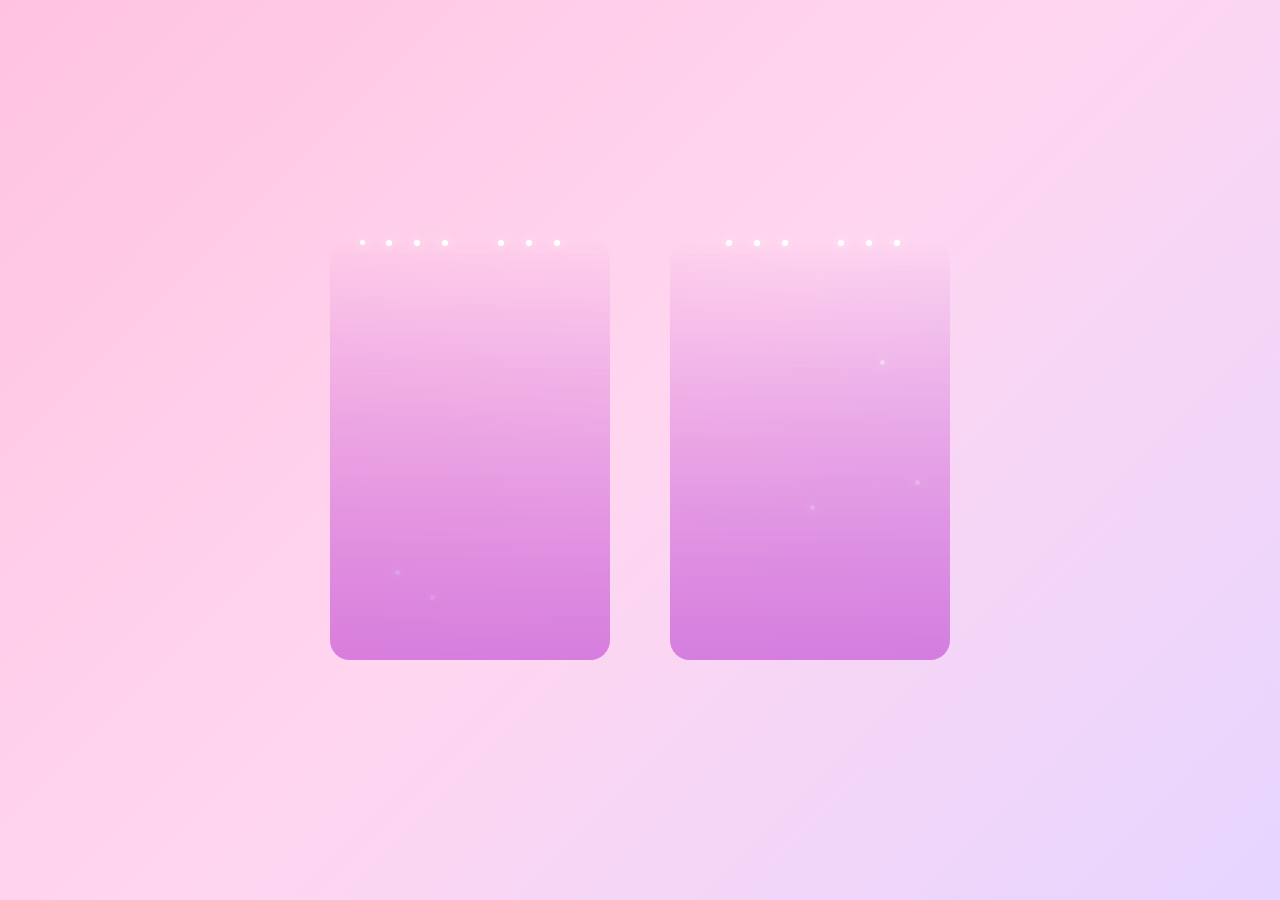
<file: index.html>
<!DOCTYPE html>
<html lang="en">
<head>
    <meta charset="UTF-8">
    <meta name="viewport" content="width=device-width, initial-scale=1.0">
    <link href="indexCss.css" rel="stylesheet">
    <title>Document</title>
</head>
<body>
  <div class="preloader" id="preloader">
        <div class="animation-container">
            <div class="sparkle"></div>
            <div class="sparkle"></div>
            <div class="sparkle"></div>
            <div class="sparkle"></div>
            <div class="sparkle"></div>
            <div class="sparkle"></div>
            
            <div class="image-wrapper left">
                <div class="trail trail-1"></div>
                <div class="trail trail-2"></div>
                <div class="trail trail-3"></div>
                <div class="particles">
                    <div class="particle"></div>
                    <div class="particle"></div>
                    <div class="particle"></div>
                    <div class="particle"></div>
                    <div class="particle"></div>
                    <div class="particle"></div>
                </div>
                <img src="pre/2.png" 
                     alt="Sailor Moon Left" 
                     class="slide-image left"
                     id="leftImage">
            </div>
            
            <div class="image-wrapper right">
                <div class="trail trail-1"></div>
                <div class="trail trail-2"></div>
                <div class="trail trail-3"></div>
                <div class="particles">
                    <div class="particle"></div>
                    <div class="particle"></div>
                    <div class="particle"></div>
                    <div class="particle"></div>
                    <div class="particle"></div>
                    <div class="particle"></div>
                </div>
                <img src="pre/moon.png" 
                     alt="Sailor Moon Right" 
                     class="slide-image right"
                     id="rightImage">
            </div>
            
            <button class="enter-button" id="enterButton">✨ Enter Website ✨</button>
        </div>
    </div>

    <div class="main-content" id="mainContent">
        <!-- Copy ALL your existing website content here -->
        <!-- Everything from your body tag should go inside this div -->
    </div>

    <script>
        // Handle button click - redirect to home page
        document.getElementById('enterButton').addEventListener('click', function() {
            const preloader = document.getElementById('preloader');
            
            // Add fade out effect
            preloader.style.opacity = '0';
            
            // Redirect to home page after animation
            setTimeout(() => {
                window.location.href = 'home.htm'; // Change this to your home page filename
            }, 500);
        });

        // Optional: Change images by clicking on them
        document.getElementById('leftImage').addEventListener('click', function() {
            const newSrc = prompt('Enter image URL for left image:');
            if (newSrc) {
                this.src = newSrc;
            }
        });

        document.getElementById('rightImage').addEventListener('click', function() {
            const newSrc = prompt('Enter image URL for right image:');
            if (newSrc) {
                this.src = newSrc;
            }
        });
    </script>
</body>
</html>
</file>
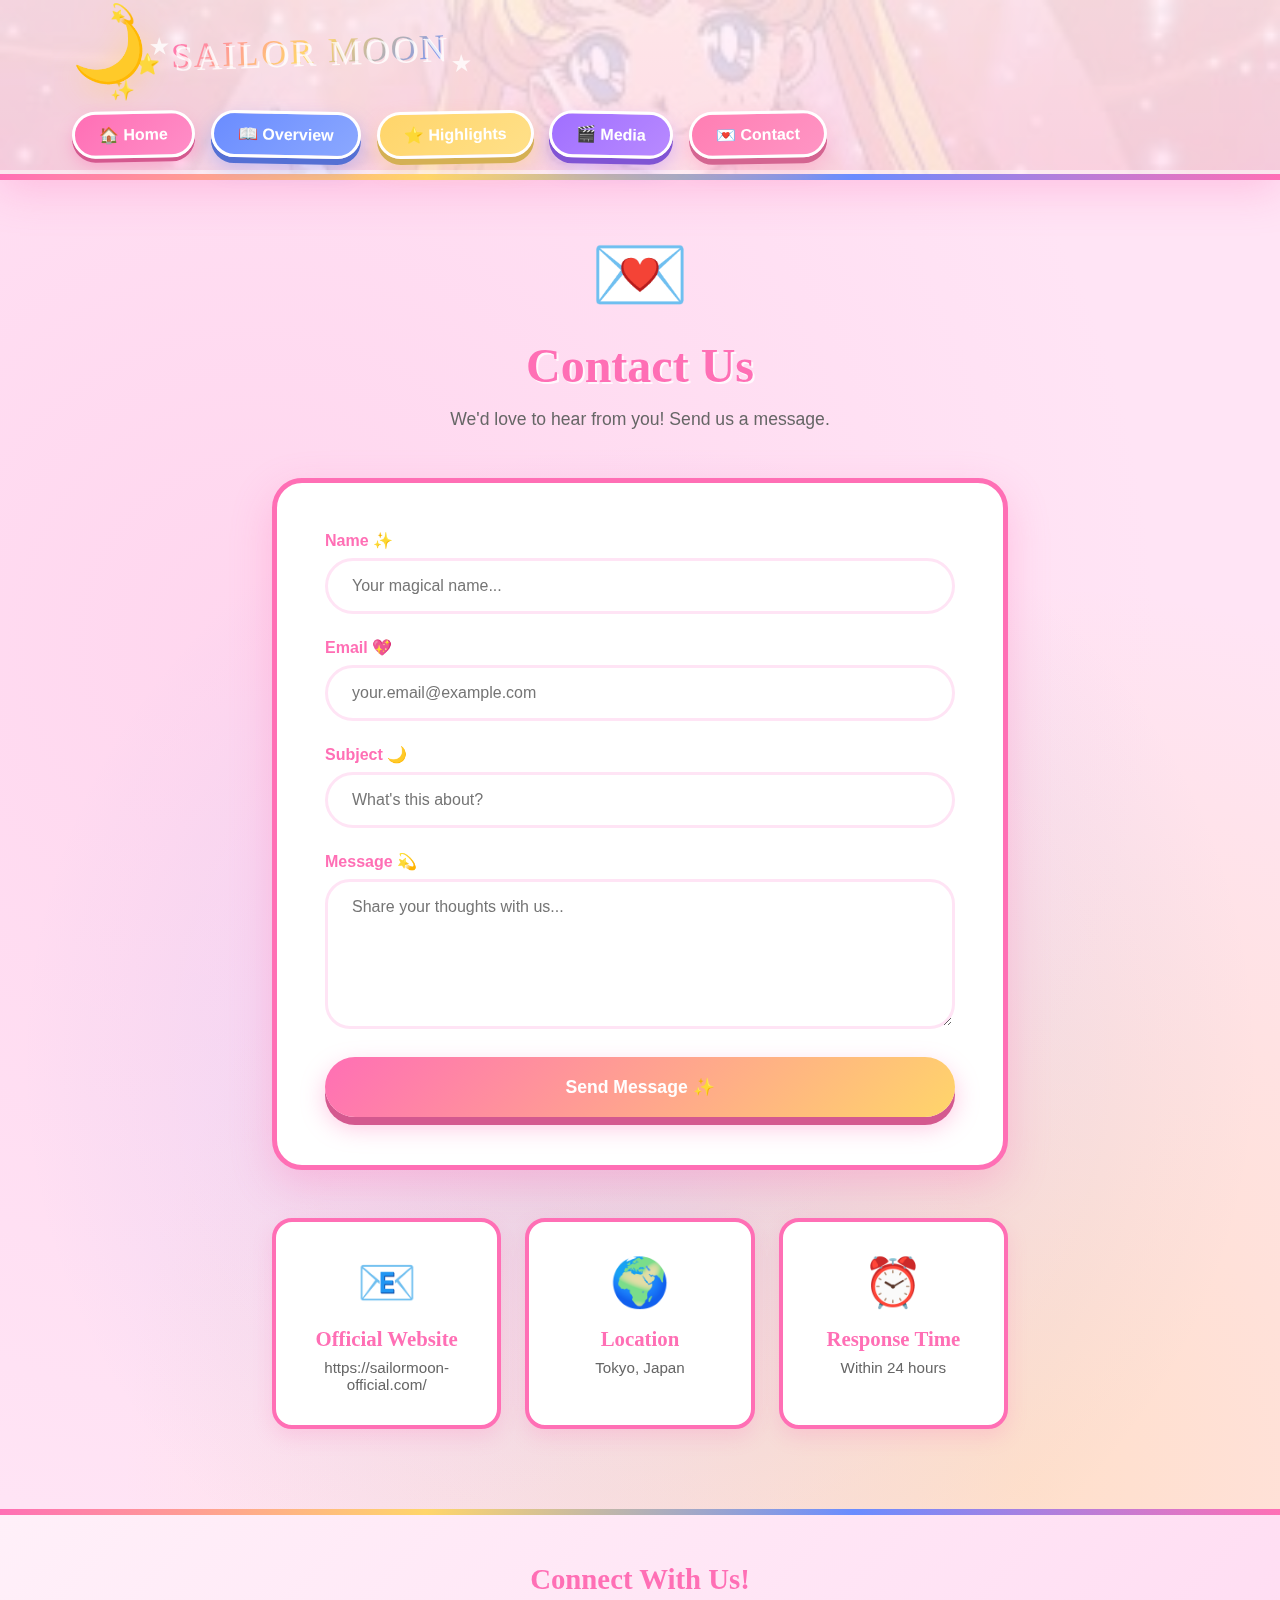
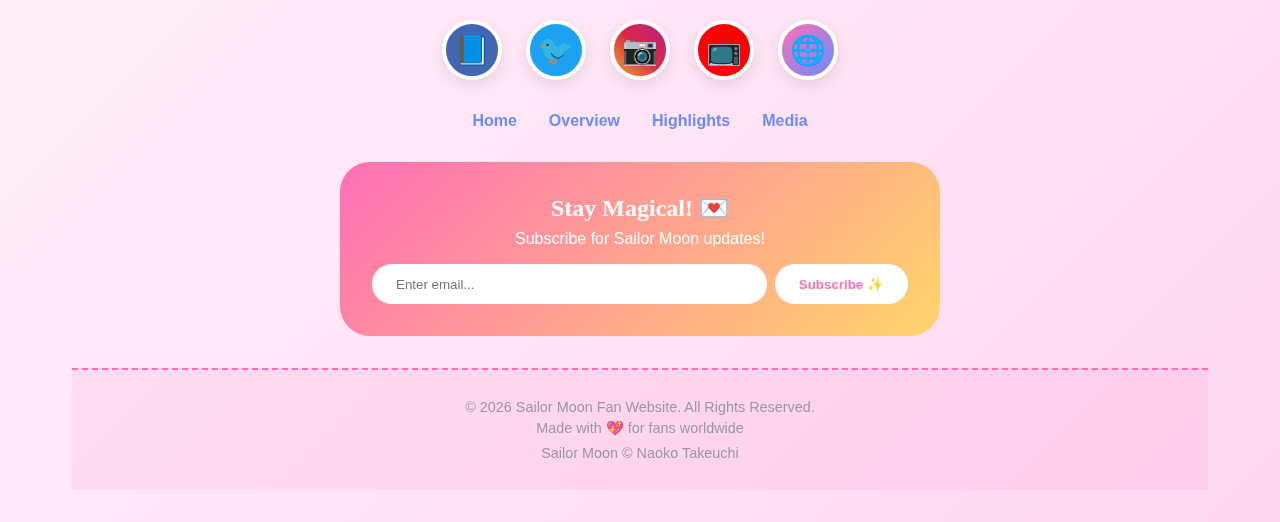
<file: contact.html>
<!DOCTYPE html>
<html lang="en">
<head>
    <meta charset="UTF-8">
    <meta name="viewport" content="width=device-width, initial-scale=1.0">
    <link href="contactCss.css" rel="stylesheet">
    <title>Document</title>
</head>
<body>
    <!-- ============================================ -->
    <!-- FLOATING BACKGROUND -->
    <!-- ============================================ -->
    <div class="magical-bg" id="magicalBg"></div>

    <!-- ============================================ -->
    <!-- HEADER SECTION START -->
    <!-- ============================================ -->
    <header>
        <div class="wave-top"></div>
        <div class="header-inner">
            <div class="header-content">
                <div class="logo-area">
                    <div style="position: relative;">
                        <div class="sparkle-container">
                            <span class="sparkle-orbit">💫</span>
                            <span class="sparkle-orbit">⭐</span>
                            <span class="sparkle-orbit">✨</span>
                        </div>
                        <div class="moon-icon">🌙</div>
                    </div>
                    <h1 class="site-name">SAILOR MOON</h1>
                </div>

                <nav>
                    <a href="home.htm" class="nav-link">🏠 Home</a>
                    <a href="overview.html" class="nav-link">📖 Overview</a>
                    <a href="highlights.html" class="nav-link">⭐ Highlights</a>
                    <a href="media.html" class="nav-link">🎬 Media</a>
                    <a href="contact.html" class="nav-link">💌 Contact</a>
                </nav>
            </div>
        </div>
    </header>
    <!-- ============================================ -->
    <!-- HEADER SECTION END -->
    <!-- ============================================ -->

    <!-- ============================================ -->
    <!-- CONTACT SECTION START -->
    <!-- ============================================ -->
    <div class="contact-container">
        <!-- Contact Header -->
        <div class="contact-header">
            <div class="contact-icon">💌</div>
            <h1 class="contact-title">Contact Us</h1>
            <p class="contact-subtitle">We'd love to hear from you! Send us a message.</p>
        </div>

        <!-- Contact Form -->
        <div class="contact-form-wrapper">
            <div class="form-group">
                <label class="form-label">Name ✨</label>
                <input type="text" class="form-input" id="name" placeholder="Your magical name..." required>
            </div>

            <div class="form-group">
                <label class="form-label">Email 💖</label>
                <input type="email" class="form-input" id="email" placeholder="your.email@example.com" required>
            </div>

            <div class="form-group">
                <label class="form-label">Subject 🌙</label>
                <input type="text" class="form-input" id="subject" placeholder="What's this about?" required>
            </div>

            <div class="form-group">
                <label class="form-label">Message 💫</label>
                <textarea class="form-textarea" id="message" placeholder="Share your thoughts with us..." required></textarea>
            </div>

            <button type="submit" class="submit-button" id="submitBtn">Send Message ✨</button>
        </div>

        <!-- Contact Info Cards -->
        <div class="contact-info">
            <div class="info-card">
                <div class="info-icon">📧</div>
                <h3 class="info-title">Official Website</h3>
                <p class="info-text">https://sailormoon-official.com/</p>
            </div>

            <div class="info-card">
                <div class="info-icon">🌍</div>
                <h3 class="info-title">Location</h3>
                <p class="info-text">Tokyo, Japan</p>
            </div>

            <div class="info-card">
                <div class="info-icon">⏰</div>
                <h3 class="info-title">Response Time</h3>
                <p class="info-text">Within 24 hours</p>
            </div>
        </div>
    </div>
    <!-- ============================================ -->
    <!-- CONTACT SECTION END -->
    <!-- ============================================ -->

    <!-- ============================================ -->
    <!-- FOOTER SECTION START -->
    <!-- ============================================ -->
    <footer>
        <div class="footer-content">
            <div class="social-section">
                <h3 class="social-title">Connect With Us!</h3>
                <div class="social-links">
                    <a href="https://www.facebook.com/sailorfanclub" class="social-icon social-facebook" title="Facebook">📘</a>
                    <a href="https://x.com/Ochibawolf" class="social-icon social-twitter" title="Twitter">🐦</a>
                    <a href="https://www.instagram.com/sailormoon_sc/" class="social-icon social-instagram" title="Instagram">📷</a>
                    <a href="https://www.youtube.com/@sailormoonofficialch" class="social-icon social-youtube" title="YouTube">📺</a>
                    <a href="https://sailormoon-official.com/" class="social-icon social-website" target="_blank" title="Official Website">🌐</a>
                </div>
            </div>

            <div class="quick-links">
                <a href="home.htm" class="footer-link">Home</a>
                <a href="overview.html" class="footer-link">Overview</a>
                <a href="highlights.html" class="footer-link">Highlights</a>
                <a href="media.html" class="footer-link">Media</a>
            </div>

            <div class="newsletter-section">
                <h4>Stay Magical! 💌</h4>
                <p>Subscribe for Sailor Moon updates!</p>
                <div class="newsletter-form" id="newsletterForm">
                    <input type="email" class="newsletter-input" placeholder="Enter email..." required>
                    <button type="button" class="newsletter-button" id="newsletterBtn">Subscribe ✨</button>
                </div>
            </div>

            <div class="copyright-section">
                <p>© 2026 Sailor Moon Fan Website. All Rights Reserved.</p>
                <p>Made with <span style="color: #ff6fb5;">💖</span> for fans worldwide</p>
                <p style="margin-top: 0.5rem;">Sailor Moon © Naoko Takeuchi</p>
            </div>
        </div>
    </footer>
    <!-- ============================================ -->
    <!-- FOOTER SECTION END -->
    <!-- ============================================ -->

   <script>
    // ============================================
    // FLOATING SPARKLES ANIMATION
    // ============================================
    const bg = document.getElementById('magicalBg');
    const emojis = ['✨', '⭐', '💫', '💖', '🌙'];

    for (let i = 0; i < 15; i++) {
        const span = document.createElement('span');
        span.className = 'float-item';
        span.innerText = emojis[Math.floor(Math.random() * emojis.length)];
        span.style.left = Math.random() * 100 + 'vw';
        span.style.animationDelay = Math.random() * 5 + 's';
        bg.appendChild(span);
    }

    // ============================================
    // CONTACT FORM SUBMISSION
    // ============================================
    const submitBtn = document.getElementById('submitBtn');
    const nameInput = document.getElementById('name');
    const emailInput = document.getElementById('email');
    const subjectInput = document.getElementById('subject');
    const messageInput = document.getElementById('message');

    submitBtn.addEventListener('click', function () {
        if (nameInput.value && emailInput.value && subjectInput.value && messageInput.value) {
            alert("✨ Thank you for your message! We'll get back to you soon! 🌙💖");

            nameInput.value = '';
            emailInput.value = '';
            subjectInput.value = '';
            messageInput.value = '';
        } else {
            alert('⚠️ Please fill in all fields before sending! 💫');
        }
    });

    // ============================================
    // NEWSLETTER SUBSCRIPTION
    // ============================================
    const newsletterBtn = document.getElementById('newsletterBtn');

    newsletterBtn.addEventListener('click', function () {
        const emailInput = this.previousElementSibling;

        if (emailInput.value) {
            alert('✨ Thank you for subscribing! Stay magical! 💖🌙');
            emailInput.value = '';
        } else {
            alert('⚠️ Please enter your email to subscribe! ✨');
        }
    });
</script>

</body>
</html>
</file>
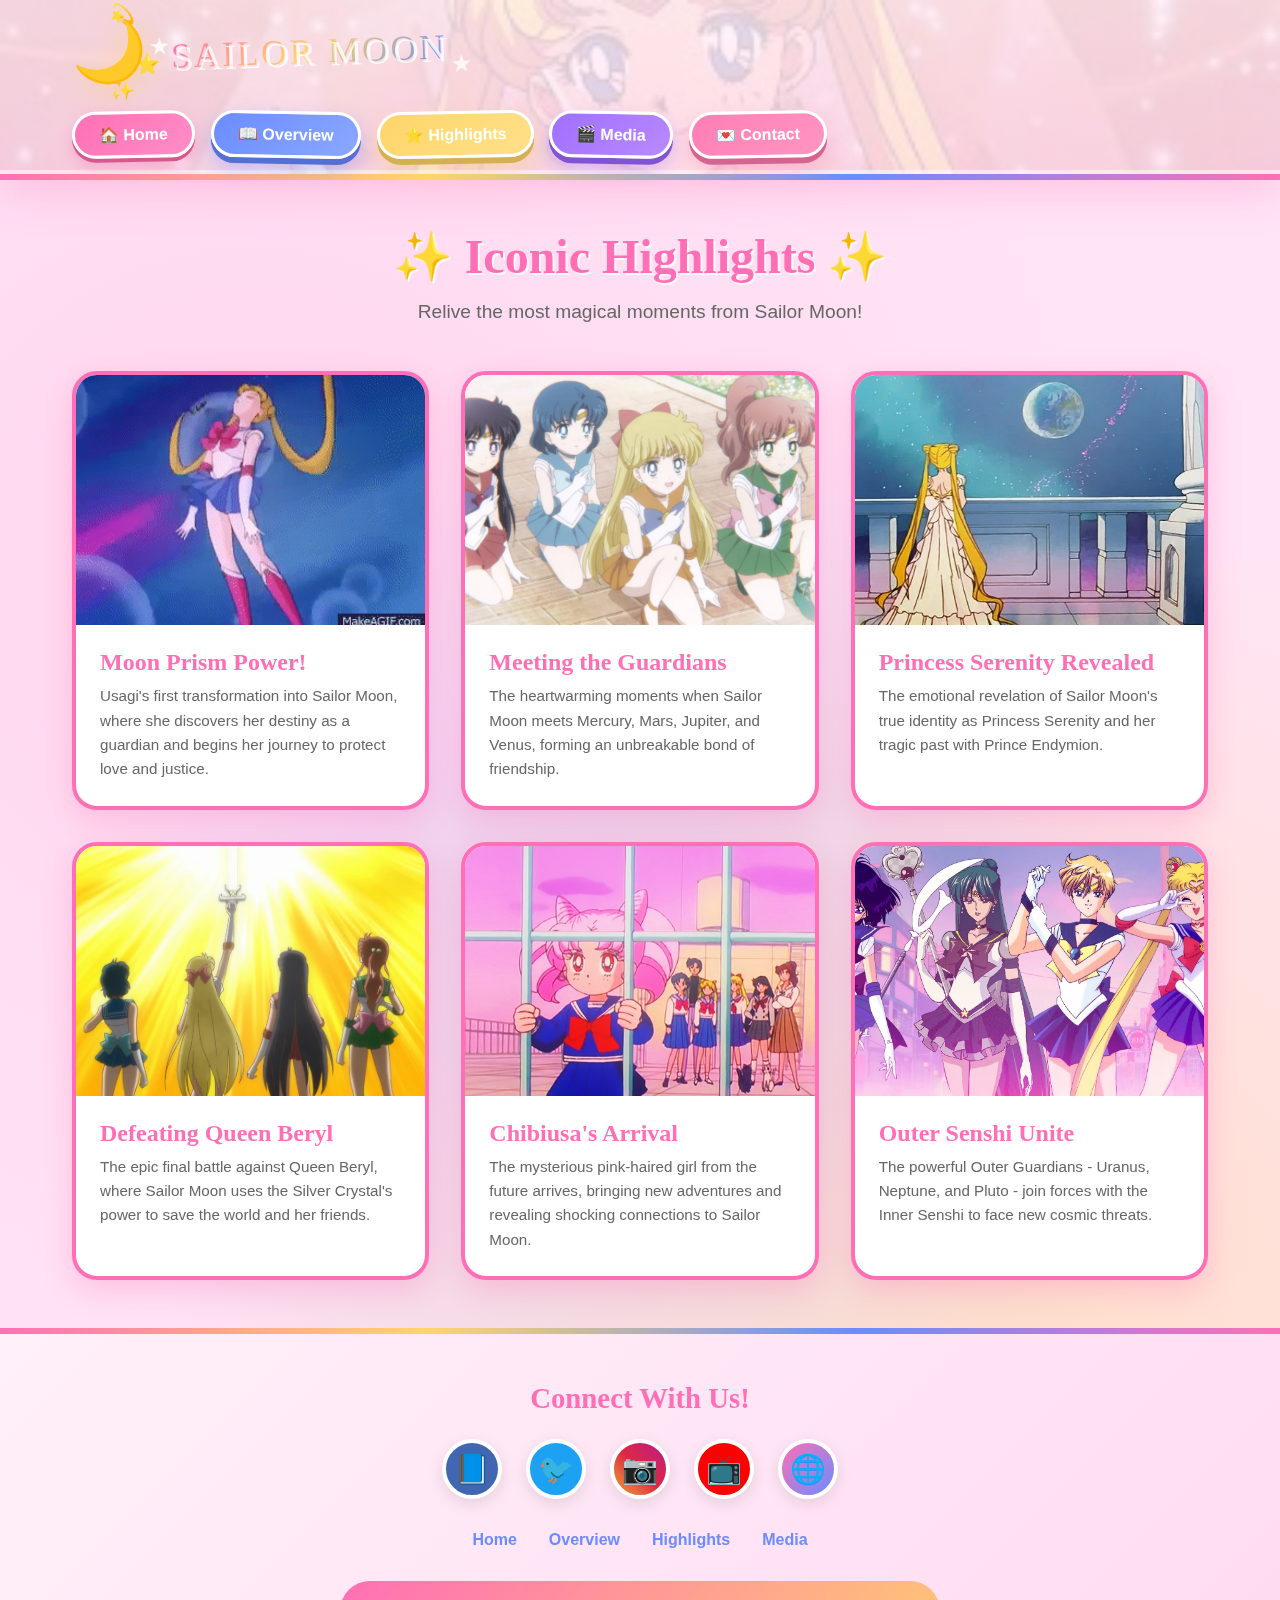
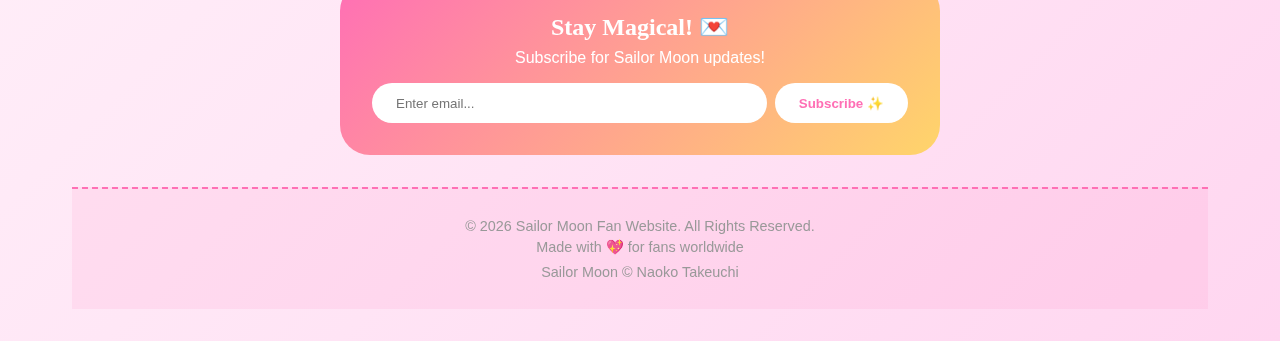
<file: highlights.html>
<!DOCTYPE html>
<html lang="en">
<head>
    <meta charset="UTF-8">
    <meta name="viewport" content="width=device-width, initial-scale=1.0">
    <link href="highlightsCss.css" rel="stylesheet">
    <title>Document</title>
</head>
<body>
    <!-- ============================================ -->
    <!-- FLOATING BACKGROUND -->
    <!-- ============================================ -->
    <div class="magical-bg" id="magicalBg"></div>

    <!-- ============================================ -->
    <!-- HEADER SECTION START -->
    <!-- ============================================ -->
    <header>
        <div class="wave-top"></div>
        <div class="header-inner">
            <div class="header-content">
                <div class="logo-area">
                    <div style="position: relative;">
                        <div class="sparkle-container">
                            <span class="sparkle-orbit">💫</span>
                            <span class="sparkle-orbit">⭐</span>
                            <span class="sparkle-orbit">✨</span>
                        </div>
                        <div class="moon-icon">🌙</div>
                    </div>
                    <h1 class="site-name">SAILOR MOON</h1>
                </div>

                <nav>
                    <a href="home.htm" class="nav-link">🏠 Home</a>
                    <a href="overview.html" class="nav-link">📖 Overview</a>
                    <a href="highlights.html" class="nav-link">⭐ Highlights</a>
                    <a href="media.html" class="nav-link">🎬 Media</a>
                    <a href="contact.html" class="nav-link">💌 Contact</a>
                </nav>
            </div>
        </div>
    </header>
    <!-- ============================================ -->
    <!-- HEADER SECTION END -->
    <!-- ============================================ -->

    <!-- ============================================ -->
    <!-- HIGHLIGHTS SECTION START -->
    <!-- ============================================ -->
    <div class="highlights-container">
        <h1 class="highlights-title">✨ Iconic Highlights ✨</h1>
        <p class="highlights-subtitle">Relive the most magical moments from Sailor Moon!</p>

        <div class="highlights-grid">
            <!-- Highlight Card #1 -->
            <div class="highlight-card">
                <div class="highlight-image">
                    <img src="highlights/firstTransformation.gif" alt="Moon Prism Power">
                    <span class="emoji-fallback"></span>
                </div>
                <div class="highlight-content">
                    <h3 class="highlight-title">Moon Prism Power!</h3>
                    <p class="highlight-description">Usagi's first transformation into Sailor Moon, where she discovers her destiny as a guardian and begins her journey to protect love and justice.</p>
                </div>
            </div>

            <!-- Highlight Card #2 -->
            <div class="highlight-card">
                <div class="highlight-image">
                    <img src="highlights/meeting.jpg" alt="Meeting the Guardians">
                    <span class="emoji-fallback"></span>
                </div>
                <div class="highlight-content">
                    <h3 class="highlight-title">Meeting the Guardians</h3>
                    <p class="highlight-description">The heartwarming moments when Sailor Moon meets Mercury, Mars, Jupiter, and Venus, forming an unbreakable bond of friendship.</p>
                </div>
            </div>

            <!-- Highlight Card #3 -->
            <div class="highlight-card">
                <div class="highlight-image">
                    <img src="highlights/princess.jpeg" alt="Princess Serenity">
                    <span class="emoji-fallback"></span>
                </div>
                <div class="highlight-content">
                    <h3 class="highlight-title">Princess Serenity Revealed</h3>
                    <p class="highlight-description">The emotional revelation of Sailor Moon's true identity as Princess Serenity and her tragic past with Prince Endymion.</p>
                </div>
            </div>

            <!-- Highlight Card #4 -->
            <div class="highlight-card">
                <div class="highlight-image">
                    <img src="highlights/Crystal-13-6.jpg" alt="Defeating Queen Beryl">
                    <span class="emoji-fallback"></span>
                </div>
                <div class="highlight-content">
                    <h3 class="highlight-title">Defeating Queen Beryl</h3>
                    <p class="highlight-description">The epic final battle against Queen Beryl, where Sailor Moon uses the Silver Crystal's power to save the world and her friends.</p>
                </div>
            </div>

            <!-- Highlight Card #5 -->
            <div class="highlight-card">
                <div class="highlight-image">
                    <img src="highlights/chibi.jpg" alt="Chibiusa's Arrival">
                    <span class="emoji-fallback"></span>
                </div>
                <div class="highlight-content">
                    <h3 class="highlight-title">Chibiusa's Arrival</h3>
                    <p class="highlight-description">The mysterious pink-haired girl from the future arrives, bringing new adventures and revealing shocking connections to Sailor Moon.</p>
                </div>
            </div>

            <!-- Highlight Card #6 -->
            <div class="highlight-card">
                <div class="highlight-image">
                    <img src="highlights/attack.jpg" alt="Outer Senshi">
                    <span class="emoji-fallback"></span>
                </div>
                <div class="highlight-content">
                    <h3 class="highlight-title">Outer Senshi Unite</h3>
                    <p class="highlight-description">The powerful Outer Guardians - Uranus, Neptune, and Pluto - join forces with the Inner Senshi to face new cosmic threats.</p>
                </div>
            </div>
        </div>
    </div>
    <!-- ============================================ -->
    <!-- HIGHLIGHTS SECTION END -->
    <!-- ============================================ -->

    <!-- ============================================ -->
    <!-- FOOTER SECTION START -->
    <!-- ============================================ -->
    <footer>
        <div class="footer-content">
            <div class="social-section">
                <h3 class="social-title">Connect With Us!</h3>
                <div class="social-links">
                    <a href="https://www.facebook.com/sailorfanclub" class="social-icon social-facebook" title="Facebook">📘</a>
                    <a href="https://x.com/Ochibawolf" class="social-icon social-twitter" title="Twitter">🐦</a>
                    <a href="https://www.instagram.com/sailormoon_sc/" class="social-icon social-instagram" title="Instagram">📷</a>
                    <a href="https://www.youtube.com/@sailormoonofficialch" class="social-icon social-youtube" title="YouTube">📺</a>
                    <a href="https://sailormoon-official.com/" class="social-icon social-website" target="_blank" title="Official Website">🌐</a>
                </div>
            </div>

            <div class="quick-links">
                <a href="home.htm" class="footer-link">Home</a>
                <a href="overview.html" class="footer-link">Overview</a>
                <a href="highlights.html" class="footer-link">Highlights</a>
                <a href="media.html" class="footer-link">Media</a>
            </div>

            <div class="newsletter-section">
                <h4>Stay Magical! 💌</h4>
                <p>Subscribe for Sailor Moon updates!</p>
                <form class="newsletter-form" id="newsletterForm">
                    <input type="email" class="newsletter-input" placeholder="Enter email..." required>
                    <button type="submit" class="newsletter-button">Subscribe ✨</button>
                </form>
            </div>

            <div class="copyright-section">
                <p>© 2026 Sailor Moon Fan Website. All Rights Reserved.</p>
                <p>Made with <span style="color: #ff6fb5;">💖</span> for fans worldwide</p>
                <p style="margin-top: 0.5rem;">Sailor Moon © Naoko Takeuchi</p>
            </div>
        </div>
    </footer>
    <!-- ============================================ -->
    <!-- FOOTER SECTION END -->
    <!-- ============================================ -->

    <script>
        // ============================================
        // FLOATING SPARKLES ANIMATION
        // ============================================
        const bg = document.getElementById('magicalBg');
        const emojis = ['✨', '⭐', '💫', '💖', '🌙'];
        
        for (let i = 0; i < 15; i++) {
            const span = document.createElement('span');
            span.className = 'float-item';
            span.innerText = emojis[Math.floor(Math.random() * emojis.length)];
            span.style.left = Math.random() * 100 + 'vw';
            span.style.animationDelay = Math.random() * 5 + 's';
            bg.appendChild(span);
        }

        // ============================================
        // NEWSLETTER FORM HANDLER
        // ============================================
        document.getElementById('newsletterForm').addEventListener('submit', function(e) {
            e.preventDefault();
            alert('Thank you for subscribing! 🌙✨');
            this.reset();
        });

        // ============================================
        // CARD HOVER ANIMATIONS
        // ============================================
        const cards = document.querySelectorAll('.highlight-card');
        cards.forEach(card => {
            card.addEventListener('mouseenter', function() {
                this.style.transform = 'translateY(-10px) rotate(2deg)';
            });
            card.addEventListener('mouseleave', function() {
                this.style.transform = '';
            });
        });
    </script>
</body>
</html>
</file>
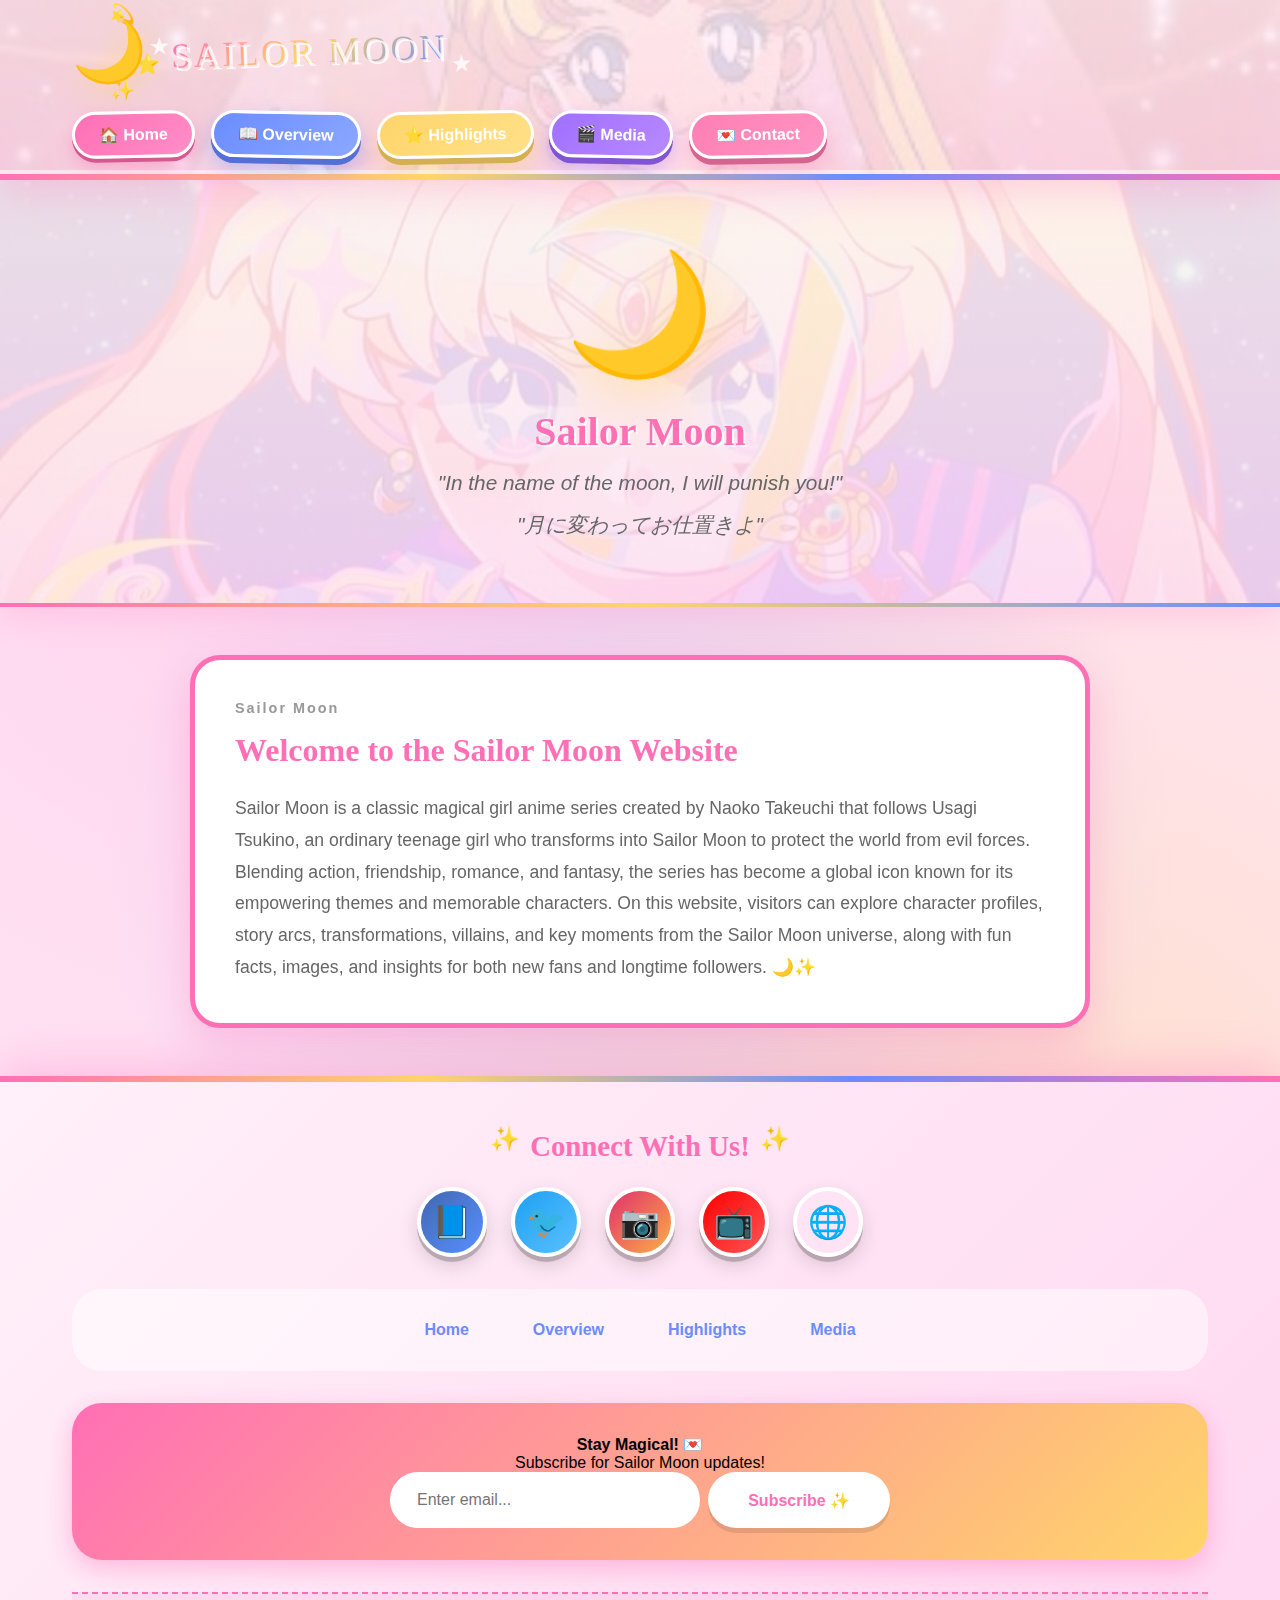
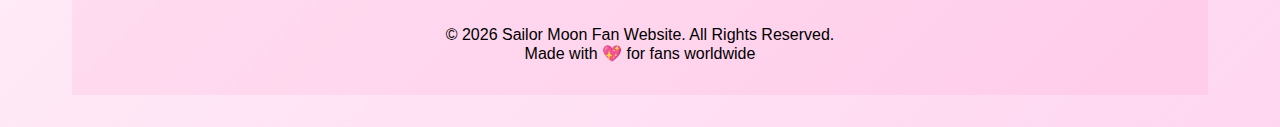
<file: home.htm>
<!DOCTYPE html>
<html lang="en">
<head>
    <meta charset="UTF-8">
    <meta name="viewport" content="width=device-width, initial-scale=1.0">
    <link href="styles.css" rel="stylesheet">
    <title>Document</title>
</head>
<body>
     <!-- Magical floating background -->
    <div class="magical-bg" id="magicalBg"></div>

    <!-- ============================================ -->
    <!-- HEADER SECTION START -->
    <!-- ============================================ -->
    <header>
        <div class="wave-top"></div>
        <div class="header-inner">
            <div class="header-content">
                <div class="logo-area">
                    <div style="position: relative;">
                        <div class="sparkle-container">
                            <span class="sparkle-orbit">💫</span>
                            <span class="sparkle-orbit">⭐</span>
                            <span class="sparkle-orbit">✨</span>
                        </div>
                        <div class="moon-icon">🌙</div>
                    </div>
                    <h1 class="site-name">SAILOR MOON</h1>
                </div>

                <nav>
                    <a href="home.htm" class="nav-link" data-character="sailor-moon">
                        🏠 Home
                    </a>
                    <a href="overview.html" class="nav-link" data-character="sailor-mercury">
                        📖 Overview
                    </a>
                    <a href="highlights.html" class="nav-link" data-character="sailor-mars">
                        ⭐ Highlights
                    </a>
                    <a href="media.html" class="nav-link" data-character="sailor-jupiter">
                        🎬 Media
                    </a>
                    <a href="contact.html" class="nav-link" data-character="sailor-venus">
                        💌 Contact
                    </a>
                </nav>
            </div>
        </div>
    </header>


    <!-- ============================================ -->
    <!-- HEADER SECTION END -->
    <!-- ============================================ -->

    <!-- ============================================ -->
    <!-- HOME SECTION START -->
    <!-- ============================================ -->

    <!-- Hero Banner Section -->
    <section class="hero-banner">
        <div class="hero-content">
            <div class="moon-icon-large">🌙</div>
            <h2 class="hero-title">Sailor Moon</h2>
            <p class="hero-quote">"In the name of the moon, I will punish you!"</p>
            <p class="hero-quote">"月に変わってお仕置きよ"</p>
        </div>
    </section>

    <!-- Intro Section -->
    <section class="intro-section">
        <div class="intro-content">
            <p class="intro-label">Sailor Moon</p>
            <h3 class="intro-title">Welcome to the Sailor Moon Website</h3>
            <p class="intro-text">Sailor Moon is a classic magical girl anime series created by Naoko Takeuchi that follows Usagi Tsukino, an ordinary teenage girl who transforms into Sailor Moon to protect the world from evil forces. Blending action, friendship, romance, and fantasy, the series has become a global icon known for its empowering themes and memorable characters.

On this website, visitors can explore character profiles, story arcs, transformations, villains, and key moments from the Sailor Moon universe, along with fun facts, images, and insights for both new fans and longtime followers. 🌙✨</p>
        </div>
    </section>

    <!-- ============================================ -->
    <!-- HOME SECTION END -->
    <!-- ============================================ -->



        <!-- ============================================ -->
    <!-- FOOTER SECTION START -->
    <!-- ============================================ -->
    <footer>
        <div class="footer-content">
            <div class="social-section">
                <h3 class="social-title">Connect With Us!</h3>
                <div class="social-links">
                    <a href="https://www.facebook.com/sailorfanclub" class="social-icon social-facebook" title="Facebook">📘</a>
                    <a href="https://x.com/Ochibawolf" class="social-icon social-twitter" title="Twitter">🐦</a>
                    <a href="https://www.instagram.com/sailormoon_sc/" class="social-icon social-instagram" title="Instagram">📷</a>
                    <a href="https://www.youtube.com/@sailormoonofficialch" class="social-icon social-youtube" title="YouTube">📺</a>
                    <a href="https://sailormoon-official.com/" class="social-icon social-website" target="_blank">🌐</a>
                </div>
            </div>

            <div class="quick-links">
                <a href="home.htm" class="footer-link">Home</a>
                <a href="overview.html" class="footer-link">Overview</a>
                <a href="highlights.html" class="footer-link">Highlights</a>
                <a href="media.html" class="footer-link">Media</a>
            </div>

            <!-- Newsletter Section -->
            <div class="newsletter-section">
                <h4>Stay Magical! 💌</h4>
                <p>Subscribe for Sailor Moon updates!</p>
                <form class="newsletter-form" id="newsletterForm">
                    <input type="email" class="newsletter-input" placeholder="Enter email..." required>
                    <button type="submit" class="newsletter-button">Subscribe ✨</button>
                </form>
            </div>

            <!-- Copyright Section -->
            <div class="copyright-section">
                <p>© 2026 Sailor Moon Fan Website. All Rights Reserved.</p>
                <p>Made with <span style="color: #ff6fb5;">💖</span> for fans worldwide</p>
            </div>
        </div>
    </footer>
    <!-- ============================================ -->
    <!-- FOOTER SECTION END -->
    <!-- ============================================ -->

    
    <script>
        // Create floating hearts, stars, and moons
        const magicalBg = document.getElementById('magicalBg');
        const items = ['💖', '⭐', '✨', '🌙', '💫', '🌟'];
        
        function createFloatingItem() {
            const item = document.createElement('div');
            item.className = 'float-item';
            item.textContent = items[Math.floor(Math.random() * items.length)];
            item.style.left = Math.random() * 100 + '%';
            item.style.animationDuration = (Math.random() * 4 + 6) + 's';
            item.style.animationDelay = Math.random() * 5 + 's';
            magicalBg.appendChild(item);
            
            setTimeout(() => item.remove(), 13000);
        }
        
        setInterval(createFloatingItem, 2000);
        
        // Create initial items
        for (let i = 0; i < 5; i++) {
            setTimeout(createFloatingItem, i * 400);
        }

        // Header background change on hover
        const header = document.querySelector('header');
        const navLinks = document.querySelectorAll('.nav-link');

        navLinks.forEach(link => {
            link.addEventListener('mouseenter', function() {
                const character = this.getAttribute('data-character');
                header.className = character + '-bg';
            });

            link.addEventListener('mouseleave', function() {
                header.className = '';
            });
        });

        // Newsletter form submission
        const newsletterForm = document.querySelector('.newsletter-form');
        newsletterForm.addEventListener('submit', function(e) {
            e.preventDefault();
            alert('Thank you for subscribing! 🌙✨');
            this.reset();
        });

        
        // 3. Social Icon Animation (Links will now work!)
        const socialIcons = document.querySelectorAll('.social-icon');
        socialIcons.forEach(icon => {
            icon.addEventListener('click', function() {
                // We removed e.preventDefault() so the links trigger naturally
                this.style.animation = 'none';
                setTimeout(() => {
                    this.style.animation = '';
                }, 10);
            });
        });
    </script>
    
</body>
</html>
</file>
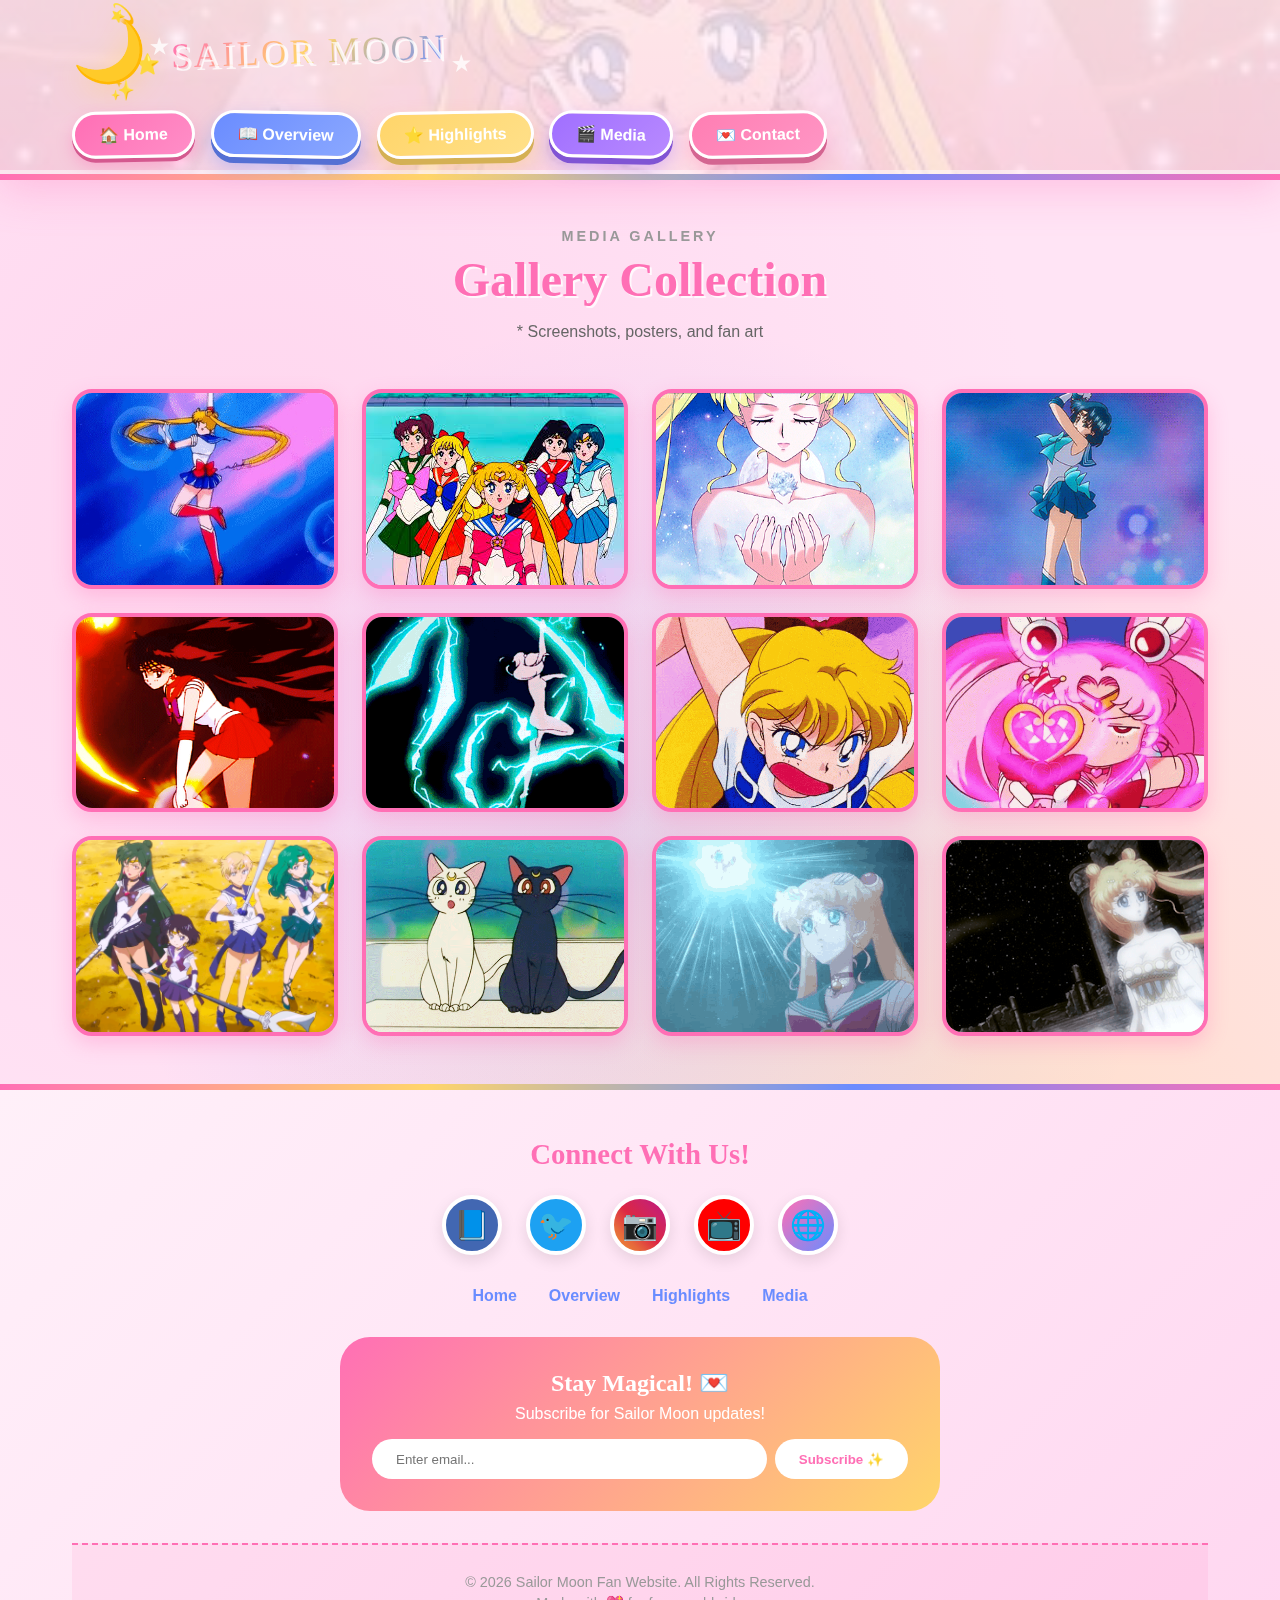
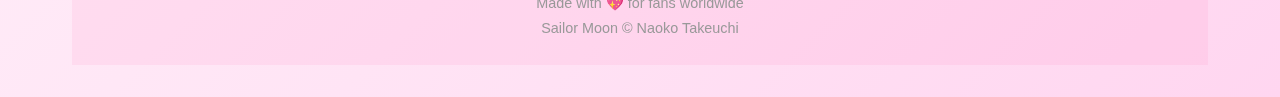
<file: media.html>
<!DOCTYPE html>
<html lang="en">
<head>
    <meta charset="UTF-8">
    <meta name="viewport" content="width=device-width, initial-scale=1.0">
    <link href="mediaCss.css" rel="stylesheet">
    <title>Document</title>
</head>
<body>
     <!-- ============================================ -->
    <!-- FLOATING BACKGROUND -->
    <!-- ============================================ -->
    <div class="magical-bg" id="magicalBg"></div>

    <!-- ============================================ -->
    <!-- HEADER SECTION START -->
    <!-- ============================================ -->
    <header>
        <div class="wave-top"></div>
        <div class="header-inner">
            <div class="header-content">
                <div class="logo-area">
                    <div style="position: relative;">
                        <div class="sparkle-container">
                            <span class="sparkle-orbit">💫</span>
                            <span class="sparkle-orbit">⭐</span>
                            <span class="sparkle-orbit">✨</span>
                        </div>
                        <div class="moon-icon">🌙</div>
                    </div>
                    <h1 class="site-name">SAILOR MOON</h1>
                </div>

                <nav>
                    <a href="home.htm" class="nav-link">🏠 Home</a>
                    <a href="overview.html" class="nav-link">📖 Overview</a>
                    <a href="highlights.html" class="nav-link">⭐ Highlights</a>
                    <a href="media.html" class="nav-link">🎬 Media</a>
                    <a href="contact.html" class="nav-link">💌 Contact</a>
                </nav>
            </div>
        </div>
    </header>
    <!-- ============================================ -->
    <!-- HEADER SECTION END -->
    <!-- ============================================ -->

    <!-- ============================================ -->
    <!-- MEDIA GALLERY SECTION START -->
    <!-- ============================================ -->
    <div class="media-container">
        <div class="media-header">
            <p class="media-label">MEDIA GALLERY</p>
            <h1 class="media-title">Gallery Collection</h1>
            <p class="media-subtitle">* Screenshots, posters, and fan art</p>
        </div>

        <div class="gallery-grid">
            <!-- Gallery Item 1 -->
            <div class="gallery-item">
                <!-- Replace src with your image path -->
                <img src="media/transformation.gif" alt="Gallery Image 1">
                <div class="gallery-overlay">
                    <p class="gallery-caption">Sailor Moon Transformation</p>
                </div>
            </div>

            <!-- Gallery Item 2 -->
            <div class="gallery-item">
                <img src="media/group.gif" alt="Gallery Image 2">
                <div class="gallery-overlay">
                    <p class="gallery-caption">Inner Senshi Group</p>
                </div>
            </div>

            <!-- Gallery Item 3 -->
            <div class="gallery-item">
                <img src="media/moon_princess.gif" alt="Gallery Image 3">
                <div class="gallery-overlay">
                    <p class="gallery-caption">Moon Princess</p>
                </div>
            </div>

            <!-- Gallery Item 4 -->
            <div class="gallery-item">
                <img src="media/sailor_mercury.gif" alt="Gallery Image 4">
                <div class="gallery-overlay">
                    <p class="gallery-caption">Sailor Mercury</p>
                </div>
            </div>

            <!-- Gallery Item 5 -->
            <div class="gallery-item">
                <img src="media/sailor_mars.gif" alt="Gallery Image 5">
                <div class="gallery-overlay">
                    <p class="gallery-caption">Sailor Mars</p>
                </div>
            </div>

            <!-- Gallery Item 6 -->
            <div class="gallery-item">
                <img src="media/sailor_jupiter.gif" alt="Gallery Image 6">
                <div class="gallery-overlay">
                    <p class="gallery-caption">Sailor Jupiter</p>
                </div>
            </div>

            <!-- Gallery Item 7 -->
            <div class="gallery-item">
                <img src="media/sailor_venus.gif" alt="Gallery Image 7">
                <div class="gallery-overlay">
                    <p class="gallery-caption">Sailor Venus</p>
                </div>
            </div>

            <!-- Gallery Item 8 -->
            <div class="gallery-item">
                <img src="media/chibiusa.gif" alt="Gallery Image 8">
                <div class="gallery-overlay">
                    <p class="gallery-caption">Chibiusa</p>
                </div>
            </div>

            <!-- Gallery Item 9 -->
            <div class="gallery-item">
                <img src="media/outer_senshi.gif" alt="Gallery Image 9">
                <div class="gallery-overlay">
                    <p class="gallery-caption">Outer Senshi</p>
                </div>
            </div>

            <!-- Gallery Item 10 -->
            <div class="gallery-item">
                <img src="media/luna_artemis.gif" alt="Gallery Image 10">
                <div class="gallery-overlay">
                    <p class="gallery-caption">Luna & Artemis</p>
                </div>
            </div>

            <!-- Gallery Item 11 -->
            <div class="gallery-item">
                <img src="media/silver_crystal.gif" alt="Gallery Image 11">
                <div class="gallery-overlay">
                    <p class="gallery-caption">Silver Crystal</p>
                </div>
            </div>

            <!-- Gallery Item 12 -->
            <div class="gallery-item">
                <img src="media/moon_kingdom.gif" alt="Gallery Image 12">
                <div class="gallery-overlay">
                    <p class="gallery-caption">Moon Kingdom</p>
                </div>
            </div>
        </div>
    </div>
    <!-- ============================================ -->
    <!-- MEDIA GALLERY SECTION END -->
    <!-- ============================================ -->

    <!-- ============================================ -->
    <!-- FOOTER SECTION START -->
    <!-- ============================================ -->
    <footer>
        <div class="footer-content">
            <div class="social-section">
                <h3 class="social-title">Connect With Us!</h3>
                <div class="social-links">
                    <a href="https://www.facebook.com/sailorfanclub" class="social-icon social-facebook" title="Facebook">📘</a>
                    <a href="https://x.com/Ochibawolf" class="social-icon social-twitter" title="Twitter">🐦</a>
                    <a href="https://www.instagram.com/sailormoon_sc/" class="social-icon social-instagram" title="Instagram">📷</a>
                    <a href="https://www.youtube.com/@sailormoonofficialch" class="social-icon social-youtube" title="YouTube">📺</a>
                    <a href="https://sailormoon-official.com/" class="social-icon social-website" target="_blank" title="Official Website">🌐</a>
                </div>
            </div>

            <div class="quick-links">
                <a href="home.htm" class="footer-link">Home</a>
                <a href="overview.html" class="footer-link">Overview</a>
                <a href="highlights.html" class="footer-link">Highlights</a>
                <a href="media.html" class="footer-link">Media</a>
            </div>

            <div class="newsletter-section">
                <h4>Stay Magical! 💌</h4>
                <p>Subscribe for Sailor Moon updates!</p>
                <form class="newsletter-form" id="newsletterForm">
                    <input type="email" class="newsletter-input" placeholder="Enter email..." required>
                    <button type="submit" class="newsletter-button">Subscribe ✨</button>
                </form>
            </div>

            <div class="copyright-section">
                <p>© 2026 Sailor Moon Fan Website. All Rights Reserved.</p>
                <p>Made with <span style="color: #ff6fb5;">💖</span> for fans worldwide</p>
                <p style="margin-top: 0.5rem;">Sailor Moon © Naoko Takeuchi</p>
            </div>
        </div>
    </footer>
    <!-- ============================================ -->
    <!-- FOOTER SECTION END -->
    <!-- ============================================ -->
</body>
    <script>
        // FLOATING SPARKLES ANIMATION
        // ============================================
        const bg = document.getElementById('magicalBg');
        const emojis = ['✨', '⭐', '💫', '💖', '🌙'];
        
        for (let i = 0; i < 15; i++) {
            const span = document.createElement('span');
            span.className = 'float-item';
            span.innerText = emojis[Math.floor(Math.random() * emojis.length)];
            span.style.left = Math.random() * 100 + 'vw';
            span.style.animationDelay = Math.random() * 5 + 's';
            bg.appendChild(span);
        }

        // ============================================
        // NEWSLETTER FORM HANDLER
        // ============================================
        document.getElementById('newsletterForm').addEventListener('submit', function(e) {
            e.preventDefault();
            alert('Thank you for subscribing! 🌙✨');
            this.reset();
        });

        // ============================================

        // ============================================
        // GALLERY ITEM HOVER ANIMATIONS
        // ============================================
        const galleryItems = document.querySelectorAll('.gallery-item');
        
        galleryItems.forEach(item => {
            item.addEventListener('mouseenter', function() {
                this.style.transform = 'translateY(-10px) rotate(2deg)';
            });
            
            item.addEventListener('mouseleave', function() {
                this.style.transform = '';
            });
            
            // Optional: Click to view larger (you can customize this)
            item.addEventListener('click', function() {
                const img = this.querySelector('img');
                if (img && img.src) {
                    // Create a simple enlarged view
                    const overlay = document.createElement('div');
                    overlay.style.cssText = `
                        position: fixed;
                        top: 0;
                        left: 0;
                        width: 100%;
                        height: 100%;
                        background: rgba(0,0,0,0.9);
                        z-index: 9999;
                        display: flex;
                        align-items: center;
                        justify-content: center;
                        cursor: pointer;
                    `;
                    
                    const enlargedImg = document.createElement('img');
                    enlargedImg.src = img.src;
                    enlargedImg.style.cssText = `
                        max-width: 90%;
                        max-height: 90%;
                        border-radius: 20px;
                        box-shadow: 0 20px 60px rgba(255, 111, 181, 0.5);
                        border: 5px solid #ff6fb5;
                    `;
                    
                    overlay.appendChild(enlargedImg);
                    document.body.appendChild(overlay);
                    
                    // Close on click
                    overlay.addEventListener('click', function() {
                        document.body.removeChild(overlay);
                    });
                }
            });
        });
    </script>

</html>
</file>
<file: indexCss.css>
* {
            margin: 0;
            padding: 0;
            box-sizing: border-box;
        }

        body {
            font-family: 'Arial', sans-serif;
            overflow: hidden;
            background: linear-gradient(135deg, #ffc3e1 0%, #ffd6f0 50%, #e6d5ff 100%);
            min-height: 100vh;
            display: flex;
            justify-content: center;
            align-items: center;
        }

        .preloader {
            position: fixed;
            top: 0;
            left: 0;
            width: 100%;
            height: 100vh;
            display: flex;
            justify-content: center;
            align-items: center;
            z-index: 9999;
            transition: opacity 0.5s ease, visibility 0.5s ease;
        }

        .preloader.hidden {
            opacity: 0;
            visibility: hidden;
        }

        .animation-container {
            position: relative;
            width: 700px;
            height: 600px;
            display: flex;
            justify-content: center;
            align-items: center;
            gap: 60px;
        }

        .image-wrapper {
            position: relative;
            width: 280px;
            height: 420px;
        }

        .slide-image {
            position: relative;
            width: 100%;
            height: 100%;
            object-fit: cover;
            border-radius: 20px;
            box-shadow: 0 15px 50px rgba(255, 110, 199, 0.5);
            transform: translateY(150vh);
            z-index: 10;
        }

        .slide-image.left {
            animation: slideUpVertical 2s cubic-bezier(0.22, 1, 0.36, 1) forwards;
        }

        .slide-image.right {
            animation: slideUpVertical 2s cubic-bezier(0.22, 1, 0.36, 1) 0.4s forwards;
        }

        @keyframes slideUpVertical {
            0% {
                transform: translateY(150vh);
                opacity: 0;
            }
            60% {
                opacity: 1;
            }
            100% {
                transform: translateY(0);
                opacity: 1;
            }
        }

        /* Trail effects */
        .trail {
            position: absolute;
            width: 100%;
            height: 100%;
            border-radius: 20px;
            pointer-events: none;
        }

        .trail-1 {
            background: linear-gradient(to top, rgba(255, 110, 199, 0.4), transparent);
            animation: trail1 2s ease-out forwards;
        }

        .trail-2 {
            background: linear-gradient(to top, rgba(186, 85, 211, 0.3), transparent);
            animation: trail2 2s ease-out 0.1s forwards;
        }

        .trail-3 {
            background: linear-gradient(to top, rgba(138, 43, 226, 0.2), transparent);
            animation: trail3 2s ease-out 0.2s forwards;
        }

        .image-wrapper.right .trail-1 {
            animation: trail1 2s ease-out 0.4s forwards;
        }

        .image-wrapper.right .trail-2 {
            animation: trail2 2s ease-out 0.5s forwards;
        }

        .image-wrapper.right .trail-3 {
            animation: trail3 2s ease-out 0.6s forwards;
        }

        @keyframes trail1 {
            0% {
                transform: translateY(150vh) scaleY(1.5);
                opacity: 1;
            }
            100% {
                transform: translateY(-100vh) scaleY(3);
                opacity: 0;
            }
        }

        @keyframes trail2 {
            0% {
                transform: translateY(150vh) scaleY(1.8);
                opacity: 1;
            }
            100% {
                transform: translateY(-100vh) scaleY(3.5);
                opacity: 0;
            }
        }

        @keyframes trail3 {
            0% {
                transform: translateY(150vh) scaleY(2);
                opacity: 1;
            }
            100% {
                transform: translateY(-100vh) scaleY(4);
                opacity: 0;
            }
        }

        /* Particle trails */
        .particles {
            position: absolute;
            width: 100%;
            height: 100%;
            top: 0;
            left: 0;
            pointer-events: none;
        }

        .particle {
            position: absolute;
            width: 6px;
            height: 6px;
            background: white;
            border-radius: 50%;
            box-shadow: 0 0 10px rgba(255, 255, 255, 0.8);
        }

        .image-wrapper.left .particle {
            animation: particleRise 1.5s ease-out forwards;
        }

        .image-wrapper.right .particle {
            animation: particleRise 1.5s ease-out 0.4s forwards;
        }

        @keyframes particleRise {
            0% {
                transform: translateY(600px) scale(0);
                opacity: 1;
            }
            50% {
                opacity: 1;
            }
            100% {
                transform: translateY(-200px) scale(0);
                opacity: 0;
            }
        }

        .particle:nth-child(1) { left: 20%; animation-delay: 0.1s; }
        .particle:nth-child(2) { left: 40%; animation-delay: 0.2s; }
        .particle:nth-child(3) { left: 60%; animation-delay: 0.15s; }
        .particle:nth-child(4) { left: 80%; animation-delay: 0.25s; }
        .particle:nth-child(5) { left: 30%; animation-delay: 0.3s; }
        .particle:nth-child(6) { left: 70%; animation-delay: 0.35s; }

        .image-wrapper.right .particle:nth-child(1) { animation-delay: 0.5s; }
        .image-wrapper.right .particle:nth-child(2) { animation-delay: 0.6s; }
        .image-wrapper.right .particle:nth-child(3) { animation-delay: 0.55s; }
        .image-wrapper.right .particle:nth-child(4) { animation-delay: 0.65s; }
        .image-wrapper.right .particle:nth-child(5) { animation-delay: 0.7s; }
        .image-wrapper.right .particle:nth-child(6) { animation-delay: 0.75s; }

        .enter-button {
            position: absolute;
            bottom: -100px;
            left: 50%;
            transform: translateX(-50%) scale(0);
            padding: 18px 60px;
            font-size: 22px;
            font-weight: bold;
            color: white;
            background: linear-gradient(135deg, #ff6ec7 0%, #ff8fd8 100%);
            border: none;
            border-radius: 50px;
            cursor: pointer;
            box-shadow: 0 10px 30px rgba(255, 110, 199, 0.5);
            transition: all 0.3s ease;
            opacity: 0;
            animation: buttonAppear 0.8s cubic-bezier(0.68, -0.55, 0.265, 1.55) 2.5s forwards;
        }

        @keyframes buttonAppear {
            0% {
                transform: translateX(-50%) scale(0) translateY(50px);
                opacity: 0;
            }
            100% {
                transform: translateX(-50%) scale(1) translateY(0);
                opacity: 1;
            }
        }

        .enter-button:hover {
            transform: translateX(-50%) scale(1.08);
            box-shadow: 0 15px 40px rgba(255, 110, 199, 0.7);
        }

        .enter-button:active {
            transform: translateX(-50%) scale(0.95);
        }

        .main-content {
            display: none;
            width: 100%;
            height: 100vh;
            overflow-y: auto;
        }

        .main-content.active {
            display: block;
        }

        /* Sparkle effects */
        .sparkle {
            position: absolute;
            width: 5px;
            height: 5px;
            background: white;
            border-radius: 50%;
            box-shadow: 0 0 10px rgba(255, 255, 255, 0.9);
            animation: sparkleAnimation 2s infinite;
        }

        @keyframes sparkleAnimation {
            0%, 100% {
                opacity: 0;
                transform: scale(0) rotate(0deg);
            }
            50% {
                opacity: 1;
                transform: scale(1.5) rotate(180deg);
            }
        }

        .sparkle:nth-child(1) { top: 15%; left: 10%; animation-delay: 0s; }
        .sparkle:nth-child(2) { top: 35%; right: 15%; animation-delay: 0.5s; }
        .sparkle:nth-child(3) { bottom: 25%; left: 20%; animation-delay: 1s; }
        .sparkle:nth-child(4) { top: 55%; right: 10%; animation-delay: 1.5s; }
        .sparkle:nth-child(5) { top: 70%; left: 15%; animation-delay: 0.8s; }
        .sparkle:nth-child(6) { bottom: 40%; right: 25%; animation-delay: 1.3s; }
</file>
<file: contactCss.css>
/* ============================================ */
        /* GLOBAL STYLES */
        /* ============================================ */
        * {
            margin: 0;
            padding: 0;
            box-sizing: border-box;
        }

        body {
            font-family: 'Fredoka', sans-serif;
            background: #ffe4f5;
            background-image: 
                radial-gradient(circle at 20% 30%, rgba(255, 182, 223, 0.3) 0%, transparent 50%),
                radial-gradient(circle at 80% 70%, rgba(255, 213, 106, 0.3) 0%, transparent 50%),
                radial-gradient(circle at 50% 50%, rgba(106, 140, 255, 0.2) 0%, transparent 50%);
            min-height: 100vh;
            overflow-x: hidden;
        }

        /* ============================================ */
        /* FLOATING BACKGROUND ANIMATION */
        /* ============================================ */
        .magical-bg {
            position: fixed;
            top: 0;
            left: 0;
            width: 100%;
            height: 100%;
            pointer-events: none;
            z-index: 1;
            overflow: hidden;
        }

        .float-item {
            position: absolute;
            font-size: 30px;
            animation: floatUp 8s infinite ease-in-out;
            opacity: 0;
        }

        @keyframes floatUp {
            0% {
                transform: translateY(100vh) rotate(0deg);
                opacity: 0;
            }
            10% {
                opacity: 0.8;
            }
            90% {
                opacity: 0.8;
            }
            100% {
                transform: translateY(-100px) rotate(360deg);
                opacity: 0;
            }
        }

        /* ============================================ */
        /* HEADER SECTION */
        /* ============================================ */
        header {
            position: relative;
            z-index: 100;
            background: linear-gradient(rgba(255, 240, 249, 0.85), rgba(255, 228, 245, 0.85)), 
                        url('Header_pics/moon.jpg') center/cover;
            padding: 0;
            box-shadow: 
                0 10px 40px rgba(255, 111, 181, 0.3),
                inset 0 -4px 0 rgba(255, 255, 255, 0.5);
            border-bottom: 6px solid;
            border-image: linear-gradient(90deg, #ff6fb5, #ffd56a, #6a8cff, #ff6fb5) 1;
        }

        .wave-top {
            position: absolute;
            top: -30px;
            left: 0;
            width: 100%;
            height: 30px;
            background: url("data:image/svg+xml,%3Csvg xmlns='http://www.w3.org/2000/svg' viewBox='0 0 1200 30'%3E%3Cpath fill='%23fff0f9' d='M0,20 Q300,0 600,20 T1200,20 L1200,30 L0,30 Z'/%3E%3C/svg%3E");
            background-size: cover;
        }

        .header-content {
            max-width: 1200px;
            margin: 0 auto;
            padding: 1rem 2rem;
            display: flex;
            align-items: center;
            justify-content: space-between;
            flex-wrap: wrap;
            gap: 1.5rem;
        }

        .logo-area {
            display: flex;
            align-items: center;
            gap: 1.5rem;
            cursor: pointer;
            position: relative;
        }

        .logo-area:hover .moon-icon {
            animation: spinBounce 0.6s ease;
        }

        @keyframes spinBounce {
            0%, 100% { transform: rotate(0deg) scale(1); }
            25% { transform: rotate(-15deg) scale(1.2); }
            50% { transform: rotate(15deg) scale(1.1); }
            75% { transform: rotate(-10deg) scale(1.15); }
        }

        .moon-icon {
            font-size: 60px;
            filter: drop-shadow(0 5px 15px rgba(255, 213, 106, 0.6));
            animation: gentleSpin 4s ease-in-out infinite;
            position: relative;
        }

        @keyframes gentleSpin {
            0%, 100% { transform: rotate(-5deg); }
            50% { transform: rotate(5deg); }
        }

        .sparkle-container {
            position: absolute;
            top: 50%;
            left: 50%;
            transform: translate(-50%, -50%);
            width: 100px;
            height: 100px;
        }

        .sparkle-orbit {
            position: absolute;
            font-size: 20px;
            animation: orbit 3s linear infinite;
        }

        .sparkle-orbit:nth-child(1) {
            top: 0;
            left: 50%;
            animation-delay: 0s;
        }

        .sparkle-orbit:nth-child(2) {
            top: 50%;
            right: 0;
            animation-delay: 1s;
        }

        .sparkle-orbit:nth-child(3) {
            bottom: 0;
            left: 50%;
            animation-delay: 2s;
        }

        @keyframes orbit {
            0% { opacity: 0; transform: scale(0) rotate(0deg); }
            50% { opacity: 1; transform: scale(1.3) rotate(180deg); }
            100% { opacity: 0; transform: scale(0) rotate(360deg); }
        }

        .site-name {
            font-family: 'Bubblegum Sans', cursive;
            font-size: 2.2rem;
            font-weight: 400;
            background: linear-gradient(135deg, #ff6fb5 0%, #ffd56a 50%, #6a8cff 100%);
            -webkit-background-clip: text;
            -webkit-text-fill-color: transparent;
            background-clip: text;
            text-shadow: 3px 3px 0 rgba(255, 255, 255, 0.8);
            letter-spacing: 3px;
            transform: rotate(-2deg);
            position: relative;
        }

        .site-name::before {
            content: '★';
            position: absolute;
            left: -25px;
            top: -8px;
            font-size: 1.5rem;
            color: #ffd56a;
            animation: twinkle 1.5s ease-in-out infinite;
        }

        .site-name::after {
            content: '★';
            position: absolute;
            right: -25px;
            bottom: -8px;
            font-size: 1.5rem;
            color: #ff6fb5;
            animation: twinkle 1.5s ease-in-out infinite;
            animation-delay: 0.75s;
        }

        @keyframes twinkle {
            0%, 100% { opacity: 0.3; transform: scale(0.8) rotate(0deg); }
            50% { opacity: 1; transform: scale(1.2) rotate(180deg); }
        }

        /* ============================================ */
        /* NAVIGATION */
        /* ============================================ */
        nav {
            display: flex;
            gap: 1rem;
            flex-wrap: wrap;
            justify-content: center;
        }

        .nav-link {
            position: relative;
            padding: 0.7rem 1.5rem;
            text-decoration: none;
            font-family: 'Fredoka', sans-serif;
            font-weight: 600;
            font-size: 1rem;
            color: #fff;
            background: linear-gradient(135deg, #ff6fb5 0%, #ff8ec7 100%);
            border-radius: 50px;
            border: 3px solid #fff;
            box-shadow: 
                0 4px 0 #d4598f,
                0 8px 15px rgba(255, 111, 181, 0.4);
            transition: all 0.2s ease;
            cursor: pointer;
            overflow: visible;
            transform: rotate(-1deg);
        }

        .nav-link:nth-child(even) {
            transform: rotate(1deg);
        }

        .nav-link:hover {
            transform: translateY(-8px) rotate(0deg) scale(1.05);
            box-shadow: 
                0 12px 0 #d4598f,
                0 18px 30px rgba(255, 111, 181, 0.5);
        }

        .nav-link:nth-child(2) {
            background: linear-gradient(135deg, #6a8cff 0%, #8ba8ff 100%);
            box-shadow: 0 6px 0 #5470d4, 0 10px 20px rgba(106, 140, 255, 0.4);
        }

        .nav-link:nth-child(2):hover {
            box-shadow: 0 12px 0 #5470d4, 0 18px 30px rgba(106, 140, 255, 0.5);
        }

        .nav-link:nth-child(3) {
            background: linear-gradient(135deg, #ffd56a 0%, #ffe089 100%);
            box-shadow: 0 6px 0 #d4b054, 0 10px 20px rgba(255, 213, 106, 0.4);
        }

        .nav-link:nth-child(3):hover {
            box-shadow: 0 12px 0 #d4b054, 0 18px 30px rgba(255, 213, 106, 0.5);
        }

        .nav-link:nth-child(4) {
            background: linear-gradient(135deg, #a06fff 0%, #b88aff 100%);
            box-shadow: 0 6px 0 #8054d4, 0 10px 20px rgba(160, 111, 255, 0.4);
        }

        .nav-link:nth-child(4):hover {
            box-shadow: 0 12px 0 #8054d4, 0 18px 30px rgba(160, 111, 255, 0.5);
        }

        .nav-link:nth-child(5) {
            background: linear-gradient(135deg, #ff7eb3 0%, #ff95c4 100%);
            box-shadow: 0 6px 0 #d46591, 0 10px 20px rgba(255, 126, 179, 0.4);
        }

        .nav-link:nth-child(5):hover {
            box-shadow: 0 12px 0 #d46591, 0 18px 30px rgba(255, 126, 179, 0.5);
        }

        /* ============================================ */
        /* CONTACT SECTION */
        /* ============================================ */
        .contact-container {
            max-width: 800px;
            margin: 3rem auto;
            padding: 0 2rem;
            position: relative;
            z-index: 50;
        }

        .contact-header {
            text-align: center;
            margin-bottom: 3rem;
        }

        .contact-icon {
            font-size: 80px;
            margin-bottom: 1rem;
            animation: gentleSpin 4s ease-in-out infinite;
        }

        .contact-title {
            font-family: 'Bubblegum Sans', cursive;
            font-size: 3rem;
            color: #ff6fb5;
            margin-bottom: 1rem;
            text-shadow: 2px 2px 0 rgba(255, 255, 255, 0.8);
        }

        .contact-subtitle {
            font-size: 1.1rem;
            color: #666;
        }

        /* ============================================ */
        /* CONTACT FORM */
        /* ============================================ */
        .contact-form-wrapper {
            background: white;
            border-radius: 30px;
            padding: 3rem;
            box-shadow: 0 15px 40px rgba(255, 111, 181, 0.3);
            border: 5px solid #ff6fb5;
        }

        .form-group {
            margin-bottom: 1.5rem;
        }

        .form-label {
            display: block;
            font-weight: 600;
            color: #ff6fb5;
            margin-bottom: 0.5rem;
            font-size: 1rem;
        }

        .form-input,
        .form-textarea {
            width: 100%;
            padding: 1rem 1.5rem;
            border: 3px solid #ffe4f5;
            border-radius: 50px;
            font-family: 'Fredoka', sans-serif;
            font-size: 1rem;
            outline: none;
            transition: all 0.3s ease;
            background: #fff;
        }

        .form-textarea {
            border-radius: 25px;
            min-height: 150px;
            resize: vertical;
        }

        .form-input:focus,
        .form-textarea:focus {
            border-color: #ff6fb5;
            box-shadow: 0 5px 20px rgba(255, 111, 181, 0.2);
            transform: translateY(-2px);
        }

        .submit-button {
            width: 100%;
            padding: 1.2rem 2rem;
            background: linear-gradient(135deg, #ff6fb5, #ffd56a);
            color: white;
            border: none;
            border-radius: 50px;
            font-family: 'Fredoka', sans-serif;
            font-size: 1.1rem;
            font-weight: 700;
            cursor: pointer;
            transition: all 0.3s ease;
            box-shadow: 0 8px 0 #d4598f, 0 10px 25px rgba(255, 111, 181, 0.4);
            position: relative;
        }

        .submit-button:hover {
            transform: translateY(-5px);
            box-shadow: 0 13px 0 #d4598f, 0 15px 30px rgba(255, 111, 181, 0.5);
        }

        .submit-button:active {
            transform: translateY(-2px);
            box-shadow: 0 6px 0 #d4598f, 0 8px 20px rgba(255, 111, 181, 0.4);
        }

        /* ============================================ */
        /* CONTACT INFO CARDS */
        /* ============================================ */
        .contact-info {
            display: grid;
            grid-template-columns: repeat(auto-fit, minmax(200px, 1fr));
            gap: 1.5rem;
            margin-top: 3rem;
        }

        .info-card {
            background: white;
            padding: 2rem;
            border-radius: 20px;
            text-align: center;
            border: 4px solid #ff6fb5;
            box-shadow: 0 8px 20px rgba(255, 111, 181, 0.2);
            transition: all 0.3s ease;
        }

        .info-card:hover {
            transform: translateY(-10px) rotate(2deg);
            box-shadow: 0 15px 30px rgba(255, 111, 181, 0.4);
        }

        .info-icon {
            font-size: 3rem;
            margin-bottom: 1rem;
        }

        .info-title {
            font-family: 'Bubblegum Sans', cursive;
            color: #ff6fb5;
            font-size: 1.3rem;
            margin-bottom: 0.5rem;
        }

        .info-text {
            color: #666;
            font-size: 0.95rem;
        }

        /* ============================================ */
        /* FOOTER SECTION */
        /* ============================================ */
        footer {
            position: relative;
            z-index: 100;
            background: linear-gradient(135deg, #fff0f9 0%, #ffe4f5 50%, #ffd6f0 100%);
            border-top: 6px solid;
            border-image: linear-gradient(90deg, #ff6fb5, #ffd56a, #6a8cff, #ff6fb5) 1;
            padding: 3rem 0 0 0;
            margin-top: 5rem;
        }

        .footer-content {
            max-width: 1200px;
            margin: 0 auto;
            padding: 0 2rem 2rem;
        }

        .social-section { 
            text-align: center; 
            margin-bottom: 2rem; 
        }

        .social-title { 
            font-family: 'Bubblegum Sans', cursive; 
            font-size: 1.8rem; 
            color: #ff6fb5; 
            margin-bottom: 1.5rem; 
        }

        .social-links {
            display: flex;
            justify-content: center;
            gap: 1.5rem;
            flex-wrap: wrap;
        }

        .social-icon {
            width: 60px;
            height: 60px;
            border-radius: 50%;
            display: flex;
            align-items: center;
            justify-content: center;
            font-size: 1.8rem;
            text-decoration: none;
            border: 4px solid #fff;
            transition: all 0.3s ease;
            box-shadow: 0 5px 15px rgba(0,0,0,0.1);
        }

        .social-icon:hover { 
            transform: translateY(-10px) rotate(360deg); 
        }

        .social-facebook { background: #4267B2; }
        .social-twitter { background: #1DA1F2; }
        .social-instagram { background: linear-gradient(45deg, #f09433, #e6683c, #dc2743, #cc2366, #bc1888); }
        .social-youtube { background: #FF0000; }
        .social-website { background: linear-gradient(135deg, #ff6fb5, #6a8cff); }

        .quick-links {
            display: flex;
            justify-content: center;
            gap: 2rem;
            margin: 2rem 0;
            flex-wrap: wrap;
        }

        .footer-link { 
            text-decoration: none; 
            color: #6a8cff; 
            font-weight: 600; 
            transition: all 0.3s ease;
        }
        
        .footer-link:hover { 
            color: #ff6fb5; 
        }

        .newsletter-section {
            background: linear-gradient(135deg, #ff6fb5, #ffd56a);
            padding: 2rem;
            border-radius: 30px;
            text-align: center;
            max-width: 600px;
            margin: 0 auto 2rem;
            color: white;
        }

        .newsletter-section h4 {
            font-family: 'Bubblegum Sans', cursive;
            font-size: 1.5rem;
            margin-bottom: 0.5rem;
        }

        .newsletter-form { 
            display: flex; 
            gap: 0.5rem; 
            margin-top: 1rem; 
            flex-wrap: wrap;
            justify-content: center;
        }

        .newsletter-input { 
            flex: 1; 
            min-width: 250px;
            padding: 0.8rem 1.5rem; 
            border-radius: 50px; 
            border: none; 
            outline: none; 
            font-family: 'Fredoka', sans-serif;
        }

        .newsletter-button { 
            padding: 0.8rem 1.5rem; 
            border-radius: 50px; 
            border: none; 
            background: #fff; 
            color: #ff6fb5; 
            font-weight: bold; 
            cursor: pointer; 
            font-family: 'Fredoka', sans-serif;
            transition: all 0.3s ease;
        }

        .newsletter-button:hover {
            transform: translateY(-3px);
            box-shadow: 0 5px 15px rgba(0,0,0,0.2);
        }

        .copyright-section {
            text-align: center;
            padding: 1.5rem;
            background: rgba(255, 111, 181, 0.1);
            border-top: 2px dashed #ff6fb5;
        }

        .copyright-section p {
            color: #999;
            font-size: 0.9rem;
            margin: 0.3rem 0;
        }

        /* ============================================ */
        /* RESPONSIVE DESIGN */
        /* ============================================ */
        @media (max-width: 768px) {
            .site-name {
                font-size: 1.8rem;
            }

            .moon-icon {
                font-size: 50px;
            }

            .nav-link {
                padding: 0.6rem 1.2rem;
                font-size: 0.9rem;
            }

            .header-content {
                justify-content: center;
                text-align: center;
            }

            .contact-title {
                font-size: 2.5rem;
            }

            .contact-form-wrapper {
                padding: 2rem;
            }

            .contact-info {
                grid-template-columns: 1fr;
            }

            .newsletter-form {
                flex-direction: column;
            }

            .newsletter-input {
                min-width: 100%;
            }
        }
</file>
<file: highlightsCss.css>
/* ============================================ */
        /* GLOBAL STYLES */
        /* ============================================ */
        * {
            margin: 0;
            padding: 0;
            box-sizing: border-box;
        }

        body {
            font-family: 'Fredoka', sans-serif;
            background: #ffe4f5;
            background-image: 
                radial-gradient(circle at 20% 30%, rgba(255, 182, 223, 0.3) 0%, transparent 50%),
                radial-gradient(circle at 80% 70%, rgba(255, 213, 106, 0.3) 0%, transparent 50%),
                radial-gradient(circle at 50% 50%, rgba(106, 140, 255, 0.2) 0%, transparent 50%);
            min-height: 100vh;
            overflow-x: hidden;
        }

        /* ============================================ */
        /* FLOATING BACKGROUND ANIMATION */
        /* ============================================ */
        .magical-bg {
            position: fixed;
            top: 0;
            left: 0;
            width: 100%;
            height: 100%;
            pointer-events: none;
            z-index: 1;
            overflow: hidden;
        }

        .float-item {
            position: absolute;
            font-size: 30px;
            animation: floatUp 8s infinite ease-in-out;
            opacity: 0;
        }

        @keyframes floatUp {
            0% {
                transform: translateY(100vh) rotate(0deg);
                opacity: 0;
            }
            10% {
                opacity: 0.8;
            }
            90% {
                opacity: 0.8;
            }
            100% {
                transform: translateY(-100px) rotate(360deg);
                opacity: 0;
            }
        }

        /* ============================================ */
        /* HEADER SECTION */
        /* ============================================ */
        header {
            position: relative;
            z-index: 100;
            background: linear-gradient(rgba(255, 240, 249, 0.85), rgba(255, 228, 245, 0.85)), 
                        url('Header_pics/moon.jpg') center/cover;
            padding: 0;
            box-shadow: 
                0 10px 40px rgba(255, 111, 181, 0.3),
                inset 0 -4px 0 rgba(255, 255, 255, 0.5);
            border-bottom: 6px solid;
            border-image: linear-gradient(90deg, #ff6fb5, #ffd56a, #6a8cff, #ff6fb5) 1;
        }

        .wave-top {
            position: absolute;
            top: -30px;
            left: 0;
            width: 100%;
            height: 30px;
            background: url("data:image/svg+xml,%3Csvg xmlns='http://www.w3.org/2000/svg' viewBox='0 0 1200 30'%3E%3Cpath fill='%23fff0f9' d='M0,20 Q300,0 600,20 T1200,20 L1200,30 L0,30 Z'/%3E%3C/svg%3E");
            background-size: cover;
        }

        .header-content {
            max-width: 1200px;
            margin: 0 auto;
            padding: 1rem 2rem;
            display: flex;
            align-items: center;
            justify-content: space-between;
            flex-wrap: wrap;
            gap: 1.5rem;
        }

        .logo-area {
            display: flex;
            align-items: center;
            gap: 1.5rem;
            cursor: pointer;
            position: relative;
        }

        .logo-area:hover .moon-icon {
            animation: spinBounce 0.6s ease;
        }

        @keyframes spinBounce {
            0%, 100% { transform: rotate(0deg) scale(1); }
            25% { transform: rotate(-15deg) scale(1.2); }
            50% { transform: rotate(15deg) scale(1.1); }
            75% { transform: rotate(-10deg) scale(1.15); }
        }

        .moon-icon {
            font-size: 60px;
            filter: drop-shadow(0 5px 15px rgba(255, 213, 106, 0.6));
            animation: gentleSpin 4s ease-in-out infinite;
            position: relative;
        }

        @keyframes gentleSpin {
            0%, 100% { transform: rotate(-5deg); }
            50% { transform: rotate(5deg); }
        }

        .sparkle-container {
            position: absolute;
            top: 50%;
            left: 50%;
            transform: translate(-50%, -50%);
            width: 100px;
            height: 100px;
        }

        .sparkle-orbit {
            position: absolute;
            font-size: 20px;
            animation: orbit 3s linear infinite;
        }

        .sparkle-orbit:nth-child(1) {
            top: 0;
            left: 50%;
            animation-delay: 0s;
        }

        .sparkle-orbit:nth-child(2) {
            top: 50%;
            right: 0;
            animation-delay: 1s;
        }

        .sparkle-orbit:nth-child(3) {
            bottom: 0;
            left: 50%;
            animation-delay: 2s;
        }

        @keyframes orbit {
            0% { opacity: 0; transform: scale(0) rotate(0deg); }
            50% { opacity: 1; transform: scale(1.3) rotate(180deg); }
            100% { opacity: 0; transform: scale(0) rotate(360deg); }
        }

        .site-name {
            font-family: 'Bubblegum Sans', cursive;
            font-size: 2.2rem;
            font-weight: 400;
            background: linear-gradient(135deg, #ff6fb5 0%, #ffd56a 50%, #6a8cff 100%);
            -webkit-background-clip: text;
            -webkit-text-fill-color: transparent;
            background-clip: text;
            text-shadow: 3px 3px 0 rgba(255, 255, 255, 0.8);
            letter-spacing: 3px;
            transform: rotate(-2deg);
            position: relative;
        }

        .site-name::before {
            content: '★';
            position: absolute;
            left: -25px;
            top: -8px;
            font-size: 1.5rem;
            color: #ffd56a;
            animation: twinkle 1.5s ease-in-out infinite;
        }

        .site-name::after {
            content: '★';
            position: absolute;
            right: -25px;
            bottom: -8px;
            font-size: 1.5rem;
            color: #ff6fb5;
            animation: twinkle 1.5s ease-in-out infinite;
            animation-delay: 0.75s;
        }

        @keyframes twinkle {
            0%, 100% { opacity: 0.3; transform: scale(0.8) rotate(0deg); }
            50% { opacity: 1; transform: scale(1.2) rotate(180deg); }
        }

        /* ============================================ */
        /* NAVIGATION */
        /* ============================================ */
        nav {
            display: flex;
            gap: 1rem;
            flex-wrap: wrap;
            justify-content: center;
        }

        .nav-link {
            position: relative;
            padding: 0.7rem 1.5rem;
            text-decoration: none;
            font-family: 'Fredoka', sans-serif;
            font-weight: 600;
            font-size: 1rem;
            color: #fff;
            background: linear-gradient(135deg, #ff6fb5 0%, #ff8ec7 100%);
            border-radius: 50px;
            border: 3px solid #fff;
            box-shadow: 
                0 4px 0 #d4598f,
                0 8px 15px rgba(255, 111, 181, 0.4);
            transition: all 0.2s ease;
            cursor: pointer;
            overflow: visible;
            transform: rotate(-1deg);
        }

        .nav-link:nth-child(even) {
            transform: rotate(1deg);
        }

        .nav-link:hover {
            transform: translateY(-8px) rotate(0deg) scale(1.05);
            box-shadow: 
                0 12px 0 #d4598f,
                0 18px 30px rgba(255, 111, 181, 0.5);
        }

        .nav-link:nth-child(2) {
            background: linear-gradient(135deg, #6a8cff 0%, #8ba8ff 100%);
            box-shadow: 0 6px 0 #5470d4, 0 10px 20px rgba(106, 140, 255, 0.4);
        }

        .nav-link:nth-child(2):hover {
            box-shadow: 0 12px 0 #5470d4, 0 18px 30px rgba(106, 140, 255, 0.5);
        }

        .nav-link:nth-child(3) {
            background: linear-gradient(135deg, #ffd56a 0%, #ffe089 100%);
            box-shadow: 0 6px 0 #d4b054, 0 10px 20px rgba(255, 213, 106, 0.4);
        }

        .nav-link:nth-child(3):hover {
            box-shadow: 0 12px 0 #d4b054, 0 18px 30px rgba(255, 213, 106, 0.5);
        }

        .nav-link:nth-child(4) {
            background: linear-gradient(135deg, #a06fff 0%, #b88aff 100%);
            box-shadow: 0 6px 0 #8054d4, 0 10px 20px rgba(160, 111, 255, 0.4);
        }

        .nav-link:nth-child(4):hover {
            box-shadow: 0 12px 0 #8054d4, 0 18px 30px rgba(160, 111, 255, 0.5);
        }

        .nav-link:nth-child(5) {
            background: linear-gradient(135deg, #ff7eb3 0%, #ff95c4 100%);
            box-shadow: 0 6px 0 #d46591, 0 10px 20px rgba(255, 126, 179, 0.4);
        }

        .nav-link:nth-child(5):hover {
            box-shadow: 0 12px 0 #d46591, 0 18px 30px rgba(255, 126, 179, 0.5);
        }

        /* ============================================ */
        /* HIGHLIGHTS SECTION */
        /* ============================================ */
        .highlights-container {
            max-width: 1200px;
            margin: 3rem auto;
            padding: 0 2rem;
            position: relative;
            z-index: 50;
        }

        .highlights-title {
            font-family: 'Bubblegum Sans', cursive;
            font-size: 3rem;
            text-align: center;
            color: #ff6fb5;
            margin-bottom: 1rem;
            text-shadow: 2px 2px 0 rgba(255, 255, 255, 0.8);
        }

        .highlights-subtitle {
            text-align: center;
            font-size: 1.2rem;
            color: #666;
            margin-bottom: 3rem;
        }

        .highlights-grid {
            display: grid;
            grid-template-columns: repeat(auto-fit, minmax(300px, 1fr));
            gap: 2rem;
            margin-bottom: 3rem;
        }

        /* ============================================ */
        /* HIGHLIGHT CARDS */
        /* ============================================ */
        .highlight-card {
            background: white;
            border-radius: 25px;
            overflow: hidden;
            box-shadow: 0 10px 30px rgba(255, 111, 181, 0.3);
            border: 4px solid #ff6fb5;
            transition: all 0.3s ease;
            cursor: pointer;
        }

        .highlight-card:hover {
            transform: translateY(-10px) rotate(2deg);
            box-shadow: 0 20px 40px rgba(255, 111, 181, 0.5);
        }

        .highlight-image {
            width: 100%;
            height: 250px;
            background: linear-gradient(135deg, #ffe4f5, #ffd5e5);
            display: flex;
            align-items: center;
            justify-content: center;
            position: relative;
            overflow: hidden;
        }

        /* Image styling */
        .highlight-image img {
            width: 100%;
            height: 100%;
            object-fit: cover;
            transition: transform 0.3s ease;
        }

        .highlight-card:hover .highlight-image img {
            transform: scale(1.1);
        }

        /* Fallback emoji display when no image */
        .highlight-image .emoji-fallback {
            font-size: 4rem;
            position: absolute;
            z-index: 1;
        }

        .highlight-image.has-image .emoji-fallback {
            display: none;
        }

        .highlight-image::before {
            content: '';
            position: absolute;
            top: 0;
            left: 0;
            width: 100%;
            height: 100%;
            background: radial-gradient(circle, rgba(255, 255, 255, 0.2) 0%, transparent 70%);
            z-index: 2;
            pointer-events: none;
        }

        .highlight-content {
            padding: 1.5rem;
        }

        .highlight-title {
            font-family: 'Bubblegum Sans', cursive;
            font-size: 1.5rem;
            color: #ff6fb5;
            margin-bottom: 0.5rem;
        }

        .highlight-description {
            color: #666;
            line-height: 1.6;
            font-size: 0.95rem;
        }

        /* ============================================ */
        /* FOOTER SECTION */
        /* ============================================ */
        footer {
            position: relative;
            z-index: 100;
            background: linear-gradient(135deg, #fff0f9 0%, #ffe4f5 50%, #ffd6f0 100%);
            border-top: 6px solid;
            border-image: linear-gradient(90deg, #ff6fb5, #ffd56a, #6a8cff, #ff6fb5) 1;
            padding: 3rem 0 0 0;
            margin-top: 3rem;
        }

        .footer-content {
            max-width: 1200px;
            margin: 0 auto;
            padding: 0 2rem 2rem;
        }

        .social-section { 
            text-align: center; 
            margin-bottom: 2rem; 
        }

        .social-title { 
            font-family: 'Bubblegum Sans', cursive; 
            font-size: 1.8rem; 
            color: #ff6fb5; 
            margin-bottom: 1.5rem; 
        }

        .social-links {
            display: flex;
            justify-content: center;
            gap: 1.5rem;
            flex-wrap: wrap;
        }

        .social-icon {
            width: 60px;
            height: 60px;
            border-radius: 50%;
            display: flex;
            align-items: center;
            justify-content: center;
            font-size: 1.8rem;
            text-decoration: none;
            border: 4px solid #fff;
            transition: all 0.3s ease;
            box-shadow: 0 5px 15px rgba(0,0,0,0.1);
        }

        .social-icon:hover { 
            transform: translateY(-10px) rotate(360deg); 
        }

        .social-facebook { background: #4267B2; }
        .social-twitter { background: #1DA1F2; }
        .social-instagram { background: linear-gradient(45deg, #f09433, #e6683c, #dc2743, #cc2366, #bc1888); }
        .social-youtube { background: #FF0000; }
        .social-website { background: linear-gradient(135deg, #ff6fb5, #6a8cff); }

        .quick-links {
            display: flex;
            justify-content: center;
            gap: 2rem;
            margin: 2rem 0;
            flex-wrap: wrap;
        }

        .footer-link { 
            text-decoration: none; 
            color: #6a8cff; 
            font-weight: 600; 
            transition: all 0.3s ease;
        }
        
        .footer-link:hover { 
            color: #ff6fb5; 
        }

        .newsletter-section {
            background: linear-gradient(135deg, #ff6fb5, #ffd56a);
            padding: 2rem;
            border-radius: 30px;
            text-align: center;
            max-width: 600px;
            margin: 0 auto 2rem;
            color: white;
        }

        .newsletter-section h4 {
            font-family: 'Bubblegum Sans', cursive;
            font-size: 1.5rem;
            margin-bottom: 0.5rem;
        }

        .newsletter-form { 
            display: flex; 
            gap: 0.5rem; 
            margin-top: 1rem; 
            flex-wrap: wrap;
            justify-content: center;
        }

        .newsletter-input { 
            flex: 1; 
            min-width: 250px;
            padding: 0.8rem 1.5rem; 
            border-radius: 50px; 
            border: none; 
            outline: none; 
            font-family: 'Fredoka', sans-serif;
        }

        .newsletter-button { 
            padding: 0.8rem 1.5rem; 
            border-radius: 50px; 
            border: none; 
            background: #fff; 
            color: #ff6fb5; 
            font-weight: bold; 
            cursor: pointer; 
            font-family: 'Fredoka', sans-serif;
            transition: all 0.3s ease;
        }

        .newsletter-button:hover {
            transform: translateY(-3px);
            box-shadow: 0 5px 15px rgba(0,0,0,0.2);
        }

        .copyright-section {
            text-align: center;
            padding: 1.5rem;
            background: rgba(255, 111, 181, 0.1);
            border-top: 2px dashed #ff6fb5;
        }

        .copyright-section p {
            color: #999;
            font-size: 0.9rem;
            margin: 0.3rem 0;
        }

        /* ============================================ */
        /* RESPONSIVE DESIGN */
        /* ============================================ */
        @media (max-width: 768px) {
            .site-name {
                font-size: 1.8rem;
            }

            .moon-icon {
                font-size: 50px;
            }

            .nav-link {
                padding: 0.6rem 1.2rem;
                font-size: 0.9rem;
            }

            .header-content {
                justify-content: center;
                text-align: center;
            }

            .highlights-grid {
                grid-template-columns: 1fr;
            }

            .highlights-title {
                font-size: 2.5rem;
            }

            .newsletter-form {
                flex-direction: column;
            }

            .newsletter-input {
                min-width: 100%;
            }
        }
</file>
<file: styles.css>
* {
            margin: 0;
            padding: 0;
            box-sizing: border-box;
        }

        body {
            font-family: 'Fredoka', sans-serif;
            background: #ffe4f5;
            background-image: 
                radial-gradient(circle at 20% 30%, rgba(255, 182, 223, 0.3) 0%, transparent 50%),
                radial-gradient(circle at 80% 70%, rgba(255, 213, 106, 0.3) 0%, transparent 50%),
                radial-gradient(circle at 50% 50%, rgba(106, 140, 255, 0.2) 0%, transparent 50%);
            min-height: 100vh;
            overflow-x: hidden;
        }

        /* Floating hearts and stars */
        .magical-bg {
            position: fixed;
            top: 0;
            left: 0;
            width: 100%;
            height: 100%;
            pointer-events: none;
            z-index: 1;
            overflow: hidden;
        }

        .float-item {
            position: absolute;
            font-size: 30px;
            animation: floatUp 8s infinite ease-in-out;
            opacity: 0;
        }

        @keyframes floatUp {
            0% {
                transform: translateY(100vh) rotate(0deg);
                opacity: 0;
            }
            10% {
                opacity: 0.8;
            }
            90% {
                opacity: 0.8;
            }
            100% {
                transform: translateY(-100px) rotate(360deg);
                opacity: 0;
            }
        }

        /* Header - Super Cute Style */
        header {
            position: relative;
            z-index: 100;
            background: linear-gradient(rgba(255, 240, 249, 0.85), rgba(255, 228, 245, 0.85)), 
                        url('Header_pics/moon.jpg') center/cover;
            padding: 0;
            box-shadow: 
                0 10px 40px rgba(255, 111, 181, 0.3),
                inset 0 -4px 0 rgba(255, 255, 255, 0.5);
            border-bottom: 6px solid;
            border-image: linear-gradient(90deg, #ff6fb5, #ffd56a, #6a8cff, #ff6fb5) 1;
            transition: background 0.5s ease;
        }

        .header-inner {
        }

        /* Wavy decorative top */
        .wave-top {
            position: absolute;
            top: -30px;
            left: 0;
            width: 100%;
            height: 30px;
            background: url("data:image/svg+xml,%3Csvg xmlns='http://www.w3.org/2000/svg' viewBox='0 0 1200 30'%3E%3Cpath fill='%23fff0f9' d='M0,20 Q300,0 600,20 T1200,20 L1200,30 L0,30 Z'/%3E%3C/svg%3E");
            background-size: cover;
        }

        /* Logo Section */
        .header-content {
            max-width: 1200px;
            margin: 0 auto;
            padding: 1rem 2rem;
            display: flex;
            align-items: center;
            justify-content: space-between;
            flex-wrap: wrap;
            gap: 1.5rem;
        }

        .logo-area {
            display: flex;
            align-items: center;
            gap: 1.5rem;
            cursor: pointer;
            position: relative;
        }

        .logo-area:hover .moon-icon {
            animation: spinBounce 0.6s ease;
        }

        @keyframes spinBounce {
            0%, 100% { transform: rotate(0deg) scale(1); }
            25% { transform: rotate(-15deg) scale(1.2); }
            50% { transform: rotate(15deg) scale(1.1); }
            75% { transform: rotate(-10deg) scale(1.15); }
        }

        .moon-icon {
            font-size: 60px;
            filter: drop-shadow(0 5px 15px rgba(255, 213, 106, 0.6));
            animation: gentleSpin 4s ease-in-out infinite;
            position: relative;
        }

        @keyframes gentleSpin {
            0%, 100% { transform: rotate(-5deg); }
            50% { transform: rotate(5deg); }
        }

        /* Cute sparkles around moon */
        .sparkle-container {
            position: absolute;
            top: 50%;
            left: 50%;
            transform: translate(-50%, -50%);
            width: 100px;
            height: 100px;
        }

        .sparkle-orbit {
            position: absolute;
            font-size: 20px;
            animation: orbit 3s linear infinite;
        }

        .sparkle-orbit:nth-child(1) {
            top: 0;
            left: 50%;
            animation-delay: 0s;
        }

        .sparkle-orbit:nth-child(2) {
            top: 50%;
            right: 0;
            animation-delay: 1s;
        }

        .sparkle-orbit:nth-child(3) {
            bottom: 0;
            left: 50%;
            animation-delay: 2s;
        }

        @keyframes orbit {
            0% { opacity: 0; transform: scale(0) rotate(0deg); }
            50% { opacity: 1; transform: scale(1.3) rotate(180deg); }
            100% { opacity: 0; transform: scale(0) rotate(360deg); }
        }

        .site-name {
            font-family: 'Bubblegum Sans', cursive;
            font-size: 2.2rem;
            font-weight: 400;
            background: linear-gradient(135deg, #ff6fb5 0%, #ffd56a 50%, #6a8cff 100%);
            -webkit-background-clip: text;
            -webkit-text-fill-color: transparent;
            background-clip: text;
            text-shadow: 3px 3px 0 rgba(255, 255, 255, 0.8);
            letter-spacing: 3px;
            transform: rotate(-2deg);
            position: relative;
        }

        .site-name::before {
            content: '★';
            position: absolute;
            left: -25px;
            top: -8px;
            font-size: 1.5rem;
            color: #ffd56a;
            animation: twinkle 1.5s ease-in-out infinite;
        }

        .site-name::after {
            content: '★';
            position: absolute;
            right: -25px;
            bottom: -8px;
            font-size: 1.5rem;
            color: #ff6fb5;
            animation: twinkle 1.5s ease-in-out infinite;
            animation-delay: 0.75s;
        }

        @keyframes twinkle {
            0%, 100% { opacity: 0.3; transform: scale(0.8) rotate(0deg); }
            50% { opacity: 1; transform: scale(1.2) rotate(180deg); }
        }

        /* Navigation - Fun & Playful */
        nav {
            display: flex;
            gap: 1rem;
            flex-wrap: wrap;
            justify-content: center;
        }

        .nav-link {
            position: relative;
            padding: 0.7rem 1.5rem;
            text-decoration: none;
            font-family: 'Fredoka', sans-serif;
            font-weight: 600;
            font-size: 1rem;
            color: #fff;
            background: linear-gradient(135deg, #ff6fb5 0%, #ff8ec7 100%);
            border-radius: 50px;
            border: 3px solid #fff;
            box-shadow: 
                0 4px 0 #d4598f,
                0 8px 15px rgba(255, 111, 181, 0.4);
            transition: all 0.2s ease;
            cursor: pointer;
            overflow: visible;
            transform: rotate(-1deg);
        }

        .nav-link:nth-child(even) {
            transform: rotate(1deg);
        }

        .nav-link:hover {
            transform: translateY(-8px) rotate(0deg) scale(1.05);
            box-shadow: 
                0 12px 0 #d4598f,
                0 18px 30px rgba(255, 111, 181, 0.5);
        }

        .nav-link:active {
            transform: translateY(-2px) scale(0.98);
            box-shadow: 
                0 3px 0 #d4598f,
                0 5px 15px rgba(255, 111, 181, 0.4);
        }

        /* Different colors for each button */
        .nav-link:nth-child(2) {
            background: linear-gradient(135deg, #6a8cff 0%, #8ba8ff 100%);
            box-shadow: 
                0 6px 0 #5470d4,
                0 10px 20px rgba(106, 140, 255, 0.4);
        }

        .nav-link:nth-child(2):hover {
            box-shadow: 
                0 12px 0 #5470d4,
                0 18px 30px rgba(106, 140, 255, 0.5);
        }

        .nav-link:nth-child(3) {
            background: linear-gradient(135deg, #ffd56a 0%, #ffe089 100%);
            box-shadow: 
                0 6px 0 #d4b054,
                0 10px 20px rgba(255, 213, 106, 0.4);
        }

        .nav-link:nth-child(3):hover {
            box-shadow: 
                0 12px 0 #d4b054,
                0 18px 30px rgba(255, 213, 106, 0.5);
        }

        .nav-link:nth-child(4) {
            background: linear-gradient(135deg, #a06fff 0%, #b88aff 100%);
            box-shadow: 
                0 6px 0 #8054d4,
                0 10px 20px rgba(160, 111, 255, 0.4);
        }

        .nav-link:nth-child(4):hover {
            box-shadow: 
                0 12px 0 #8054d4,
                0 18px 30px rgba(160, 111, 255, 0.5);
        }

        .nav-link:nth-child(5) {
            background: linear-gradient(135deg, #ff7eb3 0%, #ff95c4 100%);
            box-shadow: 
                0 6px 0 #d46591,
                0 10px 20px rgba(255, 126, 179, 0.4);
        }

        .nav-link:nth-child(5):hover {
            box-shadow: 
                0 12px 0 #d46591,
                0 18px 30px rgba(255, 126, 179, 0.5);
        }

        /* Header background changes */
        header.sailor-moon-bg {
            background: linear-gradient(rgba(255, 182, 223, 0.75), rgba(255, 111, 181, 0.75)), 
                        url('Header_pics/moon.jpg') center/cover;
        }

        header.sailor-mercury-bg {
            background: linear-gradient(rgba(182, 217, 255, 0.75), rgba(106, 140, 255, 0.75)), 
                        url('Header_pics/mercury.jpg') center/cover;
        }

        header.sailor-mars-bg {
            background: linear-gradient(rgba(255, 214, 182, 0.75), rgba(255, 140, 106, 0.75)), 
                        url('Header_pics/mars.jpg') center/cover;
        }

        header.sailor-jupiter-bg {
            background: linear-gradient(rgba(214, 255, 182, 0.75), rgba(140, 255, 106, 0.75)), 
                        url('Header_pics/jupiter.jpg') center/cover;
        }

        header.sailor-venus-bg {
            background: linear-gradient(rgba(255, 240, 182, 0.75), rgba(255, 213, 106, 0.75)), 
                        url('Header_pics/venus.jpg') center/cover;
        }

        /* Responsive */
        @media (max-width: 768px) {
            .site-name {
                font-size: 2rem;
            }

            .moon-icon {
                font-size: 60px;
            }

            .nav-link {
                padding: 0.8rem 1.5rem;
                font-size: 1rem;
            }

            .header-content {
                justify-content: center;
                text-align: center;
            }
        }

        /* Hero Banner Section */
        .hero-banner {
            position: relative;
            z-index: 50;
            background: linear-gradient(rgba(255, 249, 240, 0.877), rgba(255, 228, 245, 0.87)),
                        url('home pics/banner.png') center/cover;
            padding: 4rem 2rem;
            text-align: center;
            border-bottom: 4px solid;
            border-image: linear-gradient(90deg, #ff6fb5, #ffd56a, #6a8cff) 1;
            box-shadow: 0 10px 30px rgba(255, 111, 181, 0.2);
        }

        .hero-content {
            max-width: 800px;
            margin: 0 auto;
        }

        .moon-icon-large {
            font-size: 120px;
            margin-bottom: 1.5rem;
            filter: drop-shadow(0 10px 25px rgba(255, 213, 106, 0.6));
            animation: gentleSpin 4s ease-in-out infinite;
        }

        .hero-title {
            font-family: 'Bubblegum Sans', cursive;
            font-size: 2.5rem;
            color: #ff6fb5;
            margin-bottom: 1rem;
            text-shadow: 2px 2px 0 rgba(255, 255, 255, 0.8);
        }

        .hero-quote {
            font-family: 'Fredoka', sans-serif;
            font-size: 1.3rem;
            font-style: italic;
            color: #666;
            margin-top: 1rem;
        }

        /* Intro Section */
        .intro-section {
            position: relative;
            z-index: 50;
            max-width: 900px;
            margin: 3rem auto;
            padding: 2.5rem;
            background: #fff;
            border-radius: 30px;
            border: 5px solid #ff6fb5;
            box-shadow: 0 15px 40px rgba(255, 111, 181, 0.3);
        }

        .intro-label {
            font-family: 'Fredoka', sans-serif;
            font-size: 0.9rem;
            font-weight: 700;
            color: #999;
            letter-spacing: 2px;
            margin-bottom: 1rem;
        }

        .intro-title {
            font-family: 'Bubblegum Sans', cursive;
            font-size: 2rem;
            color: #ff6fb5;
            margin-bottom: 1.5rem;
        }

        .intro-text {
            font-family: 'Fredoka', sans-serif;
            font-size: 1.1rem;
            color: #666;
            line-height: 1.8;
        }

        @media (max-width: 768px) {
            .hero-banner {
                padding: 3rem 1.5rem;
            }

            .moon-icon-large {
                font-size: 80px;
            }

            .hero-title {
                font-size: 2rem;
            }

            .hero-quote {
                font-size: 1.1rem;
            }

            .intro-section {
                margin: 2rem 1rem;
                padding: 2rem;
            }

            .intro-title {
                font-size: 1.6rem;
            }
        }



         /* Footer Container */
        footer {
            position: relative;
            background: linear-gradient(135deg, #fff0f9 0%, #ffe4f5 50%, #ffd6f0 100%);
            padding: 0;
            margin-top: auto;
            border-top: 6px solid;
            border-image: linear-gradient(90deg, #ff6fb5, #ffd56a, #6a8cff, #ff6fb5) 1;
            box-shadow: 0 -10px 40px rgba(255, 111, 181, 0.3);
        }

        /* Wavy decorative top border */
        .wave-bottom {
            position: absolute;
            bottom: 100%;
            left: 0;
            width: 100%;
            height: 30px;
            background: url("data:image/svg+xml,%3Csvg xmlns='http://www.w3.org/2000/svg' viewBox='0 0 1200 30'%3E%3Cpath fill='%23fff0f9' d='M0,10 Q300,30 600,10 T1200,10 L1200,0 L0,0 Z'/%3E%3C/svg%3E");
            background-size: cover;
        }

        .footer-content {
            max-width: 1200px;
            margin: 0 auto;
            padding: 3rem 2rem 2rem;
        }

        /* Social Links Section */
        .social-section {
            text-align: center;
            margin-bottom: 2rem;
        }

        .social-title {
            font-family: 'Bubblegum Sans', cursive;
            font-size: 1.8rem;
            color: #ff6fb5;
            margin-bottom: 1.5rem;
            position: relative;
            display: inline-block;
        }

        .social-title::before,
        .social-title::after {
            content: '✨';
            position: absolute;
            font-size: 1.5rem;
            animation: sparkle 2s infinite;
        }

        .social-title::before {
            left: -40px;
            top: -5px;
        }

        .social-title::after {
            right: -40px;
            top: -5px;
            animation-delay: 1s;
        }

        @keyframes sparkle {
            0%, 100% { opacity: 0.3; transform: scale(0.8) rotate(0deg); }
            50% { opacity: 1; transform: scale(1.2) rotate(360deg); }
        }

        .social-links {
            display: flex;
            justify-content: center;
            gap: 1.5rem;
            flex-wrap: wrap;
            margin-bottom: 2rem;
        }

        .social-icon {
            width: 70px;
            height: 70px;
            border-radius: 50%;
            display: flex;
            align-items: center;
            justify-content: center;
            font-size: 2rem;
            text-decoration: none;
            border: 4px solid #fff;
            box-shadow: 
                0 5px 0 rgba(0, 0, 0, 0.2),
                0 8px 20px rgba(0, 0, 0, 0.15);
            transition: all 0.3s ease;
            position: relative;
        }

        .social-icon:hover {
            transform: translateY(-10px) rotate(360deg);
            box-shadow: 
                0 10px 0 rgba(0, 0, 0, 0.2),
                0 15px 30px rgba(0, 0, 0, 0.2);
        }

        .social-icon::after {
            content: '💫';
            position: absolute;
            top: -10px;
            right: -10px;
            font-size: 1.5rem;
            opacity: 0;
            transform: scale(0);
            transition: all 0.3s ease;
        }

        .social-icon:hover::after {
            opacity: 1;
            transform: scale(1) rotate(180deg);
        }

        .social-facebook {
            background: linear-gradient(135deg, #4267B2, #5890FF);
        }

        .social-twitter {
            background: linear-gradient(135deg, #1DA1F2, #5BC0FF);
        }

        .social-instagram {
            background: linear-gradient(135deg, #E1306C, #FCAF45);
        }

        .social-youtube {
            background: linear-gradient(135deg, #FF0000, #FF5555);
        }

        .social-tiktok {
            background: linear-gradient(135deg, #000000, #69C9D0);
        }

        /* Quick Links */
        .quick-links {
            display: flex;
            justify-content: center;
            gap: 2rem;
            flex-wrap: wrap;
            margin-bottom: 2rem;
            padding: 1.5rem;
            background: rgba(255, 255, 255, 0.5);
            border-radius: 30px;
        }

        .footer-link {
            font-family: 'Fredoka', sans-serif;
            font-weight: 600;
            font-size: 1rem;
            color: #6a8cff;
            text-decoration: none;
            position: relative;
            padding: 0.5rem 1rem;
            transition: all 0.3s ease;
        }

        .footer-link::before {
            content: '⭐';
            position: absolute;
            left: -5px;
            opacity: 0;
            transform: translateX(-10px);
            transition: all 0.3s ease;
        }

        .footer-link:hover {
            color: #ff6fb5;
            transform: translateX(10px);
        }

        .footer-link:hover::before {
            opacity: 1;
            transform: translateX(0);
        }

        /* Newsletter Section */
        .newsletter-section {
            background: linear-gradient(135deg, #ff6fb5, #ffd56a);
            padding: 2rem;
            border-radius: 30px;
            text-align: center;
            margin-bottom: 2rem;
            box-shadow: 0 8px 25px rgba(255, 111, 181, 0.4);
        }

        .newsletter-title {
            font-family: 'Bubblegum Sans', cursive;
            font-size: 1.5rem;
            color: #fff;
            margin-bottom: 0.5rem;
        }

        .newsletter-text {
            color: rgba(255, 255, 255, 0.9);
            margin-bottom: 1.5rem;
            font-size: 0.95rem;
        }

        .newsletter-form {
            display: flex;
            gap: 0.5rem;
            max-width: 500px;
            margin: 0 auto;
            flex-wrap: wrap;
            justify-content: center;
        }

        .newsletter-input {
            flex: 1;
            min-width: 250px;
            padding: 1rem 1.5rem;
            border: 3px solid #fff;
            border-radius: 50px;
            font-family: 'Fredoka', sans-serif;
            font-size: 1rem;
            outline: none;
            transition: all 0.3s ease;
        }

        .newsletter-input:focus {
            transform: scale(1.02);
            box-shadow: 0 5px 20px rgba(255, 255, 255, 0.5);
        }

        .newsletter-button {
            padding: 1rem 2.5rem;
            background: #fff;
            color: #ff6fb5;
            border: none;
            border-radius: 50px;
            font-family: 'Fredoka', sans-serif;
            font-weight: 700;
            font-size: 1rem;
            cursor: pointer;
            transition: all 0.3s ease;
            box-shadow: 0 5px 0 rgba(0, 0, 0, 0.1);
        }

        .newsletter-button:hover {
            transform: translateY(-5px);
            box-shadow: 0 10px 0 rgba(0, 0, 0, 0.1);
        }

        .newsletter-button:active {
            transform: translateY(-2px);
            box-shadow: 0 3px 0 rgba(0, 0, 0, 0.1);
        }

        /* Copyright Section */
        .copyright-section {
            text-align: center;
            padding: 2rem 1rem;
            background: rgba(255, 111, 181, 0.1);
            border-top: 2px dashed #ff6fb5;
        }

        .copyright-text {
            font-family: 'Fredoka', sans-serif;
            color: #999;
            font-size: 0.9rem;
            margin-bottom: 0.5rem;
        }

        .copyright-heart {
            color: #ff6fb5;
            font-size: 1.2rem;
            animation: heartbeat 1.5s infinite;
            display: inline-block;
        }

        @keyframes heartbeat {
            0%, 100% { transform: scale(1); }
            25% { transform: scale(1.2); }
            50% { transform: scale(1); }
        }

        .made-with {
            font-size: 0.85rem;
            color: #aaa;
        }

        /* Floating moon decoration */
        .footer-moon {
            position: absolute;
            top: -40px;
            right: 10%;
            font-size: 80px;
            animation: floatMoon 3s ease-in-out infinite;
            filter: drop-shadow(0 5px 15px rgba(255, 213, 106, 0.6));
        }

        @keyframes floatMoon {
            0%, 100% { transform: translateY(0px) rotate(-5deg); }
            50% { transform: translateY(-15px) rotate(5deg); }
        }

        /* Responsive */
        @media (max-width: 768px) {
            .footer-content {
                padding: 2rem 1rem 1rem;
            }

            .social-title {
                font-size: 1.5rem;
            }

            .social-icon {
                width: 60px;
                height: 60px;
                font-size: 1.5rem;
            }

            .quick-links {
                gap: 1rem;
            }

            .footer-link {
                font-size: 0.9rem;
            }

            .newsletter-section {
                padding: 1.5rem;
            }

            .newsletter-form {
                flex-direction: column;
                align-items: stretch;
            }

            .newsletter-input {
                min-width: auto;
            }

            .footer-moon {
                font-size: 60px;
                right: 5%;
            }
        }
</file>
<file: mediaCss.css>
/* ============================================ */
        /* GLOBAL STYLES */
        /* ============================================ */
        * {
            margin: 0;
            padding: 0;
            box-sizing: border-box;
        }

        body {
            font-family: 'Fredoka', sans-serif;
            background: #ffe4f5;
            background-image: 
                radial-gradient(circle at 20% 30%, rgba(255, 182, 223, 0.3) 0%, transparent 50%),
                radial-gradient(circle at 80% 70%, rgba(255, 213, 106, 0.3) 0%, transparent 50%),
                radial-gradient(circle at 50% 50%, rgba(106, 140, 255, 0.2) 0%, transparent 50%);
            min-height: 100vh;
            overflow-x: hidden;
        }

        /* ============================================ */
        /* FLOATING BACKGROUND ANIMATION */
        /* ============================================ */
        .magical-bg {
            position: fixed;
            top: 0;
            left: 0;
            width: 100%;
            height: 100%;
            pointer-events: none;
            z-index: 1;
            overflow: hidden;
        }

        .float-item {
            position: absolute;
            font-size: 30px;
            animation: floatUp 8s infinite ease-in-out;
            opacity: 0;
        }

        @keyframes floatUp {
            0% {
                transform: translateY(100vh) rotate(0deg);
                opacity: 0;
            }
            10% {
                opacity: 0.8;
            }
            90% {
                opacity: 0.8;
            }
            100% {
                transform: translateY(-100px) rotate(360deg);
                opacity: 0;
            }
        }

        /* ============================================ */
        /* HEADER SECTION */
        /* ============================================ */
        header {
            position: relative;
            z-index: 100;
            background: linear-gradient(rgba(255, 240, 249, 0.85), rgba(255, 228, 245, 0.85)), 
                        url('Header_pics/moon.jpg') center/cover;
            padding: 0;
            box-shadow: 
                0 10px 40px rgba(255, 111, 181, 0.3),
                inset 0 -4px 0 rgba(255, 255, 255, 0.5);
            border-bottom: 6px solid;
            border-image: linear-gradient(90deg, #ff6fb5, #ffd56a, #6a8cff, #ff6fb5) 1;
        }

        .wave-top {
            position: absolute;
            top: -30px;
            left: 0;
            width: 100%;
            height: 30px;
            background: url("data:image/svg+xml,%3Csvg xmlns='http://www.w3.org/2000/svg' viewBox='0 0 1200 30'%3E%3Cpath fill='%23fff0f9' d='M0,20 Q300,0 600,20 T1200,20 L1200,30 L0,30 Z'/%3E%3C/svg%3E");
            background-size: cover;
        }

        .header-content {
            max-width: 1200px;
            margin: 0 auto;
            padding: 1rem 2rem;
            display: flex;
            align-items: center;
            justify-content: space-between;
            flex-wrap: wrap;
            gap: 1.5rem;
        }

        .logo-area {
            display: flex;
            align-items: center;
            gap: 1.5rem;
            cursor: pointer;
            position: relative;
        }

        .logo-area:hover .moon-icon {
            animation: spinBounce 0.6s ease;
        }

        @keyframes spinBounce {
            0%, 100% { transform: rotate(0deg) scale(1); }
            25% { transform: rotate(-15deg) scale(1.2); }
            50% { transform: rotate(15deg) scale(1.1); }
            75% { transform: rotate(-10deg) scale(1.15); }
        }

        .moon-icon {
            font-size: 60px;
            filter: drop-shadow(0 5px 15px rgba(255, 213, 106, 0.6));
            animation: gentleSpin 4s ease-in-out infinite;
            position: relative;
        }

        @keyframes gentleSpin {
            0%, 100% { transform: rotate(-5deg); }
            50% { transform: rotate(5deg); }
        }

        .sparkle-container {
            position: absolute;
            top: 50%;
            left: 50%;
            transform: translate(-50%, -50%);
            width: 100px;
            height: 100px;
        }

        .sparkle-orbit {
            position: absolute;
            font-size: 20px;
            animation: orbit 3s linear infinite;
        }

        .sparkle-orbit:nth-child(1) {
            top: 0;
            left: 50%;
            animation-delay: 0s;
        }

        .sparkle-orbit:nth-child(2) {
            top: 50%;
            right: 0;
            animation-delay: 1s;
        }

        .sparkle-orbit:nth-child(3) {
            bottom: 0;
            left: 50%;
            animation-delay: 2s;
        }

        @keyframes orbit {
            0% { opacity: 0; transform: scale(0) rotate(0deg); }
            50% { opacity: 1; transform: scale(1.3) rotate(180deg); }
            100% { opacity: 0; transform: scale(0) rotate(360deg); }
        }

        .site-name {
            font-family: 'Bubblegum Sans', cursive;
            font-size: 2.2rem;
            font-weight: 400;
            background: linear-gradient(135deg, #ff6fb5 0%, #ffd56a 50%, #6a8cff 100%);
            -webkit-background-clip: text;
            -webkit-text-fill-color: transparent;
            background-clip: text;
            text-shadow: 3px 3px 0 rgba(255, 255, 255, 0.8);
            letter-spacing: 3px;
            transform: rotate(-2deg);
            position: relative;
        }

        .site-name::before {
            content: '★';
            position: absolute;
            left: -25px;
            top: -8px;
            font-size: 1.5rem;
            color: #ffd56a;
            animation: twinkle 1.5s ease-in-out infinite;
        }

        .site-name::after {
            content: '★';
            position: absolute;
            right: -25px;
            bottom: -8px;
            font-size: 1.5rem;
            color: #ff6fb5;
            animation: twinkle 1.5s ease-in-out infinite;
            animation-delay: 0.75s;
        }

        @keyframes twinkle {
            0%, 100% { opacity: 0.3; transform: scale(0.8) rotate(0deg); }
            50% { opacity: 1; transform: scale(1.2) rotate(180deg); }
        }

        /* ============================================ */
        /* NAVIGATION */
        /* ============================================ */
        nav {
            display: flex;
            gap: 1rem;
            flex-wrap: wrap;
            justify-content: center;
        }

        .nav-link {
            position: relative;
            padding: 0.7rem 1.5rem;
            text-decoration: none;
            font-family: 'Fredoka', sans-serif;
            font-weight: 600;
            font-size: 1rem;
            color: #fff;
            background: linear-gradient(135deg, #ff6fb5 0%, #ff8ec7 100%);
            border-radius: 50px;
            border: 3px solid #fff;
            box-shadow: 
                0 4px 0 #d4598f,
                0 8px 15px rgba(255, 111, 181, 0.4);
            transition: all 0.2s ease;
            cursor: pointer;
            overflow: visible;
            transform: rotate(-1deg);
        }

        .nav-link:nth-child(even) {
            transform: rotate(1deg);
        }

        .nav-link:hover {
            transform: translateY(-8px) rotate(0deg) scale(1.05);
            box-shadow: 
                0 12px 0 #d4598f,
                0 18px 30px rgba(255, 111, 181, 0.5);
        }

        .nav-link:nth-child(2) {
            background: linear-gradient(135deg, #6a8cff 0%, #8ba8ff 100%);
            box-shadow: 0 6px 0 #5470d4, 0 10px 20px rgba(106, 140, 255, 0.4);
        }

        .nav-link:nth-child(2):hover {
            box-shadow: 0 12px 0 #5470d4, 0 18px 30px rgba(106, 140, 255, 0.5);
        }

        .nav-link:nth-child(3) {
            background: linear-gradient(135deg, #ffd56a 0%, #ffe089 100%);
            box-shadow: 0 6px 0 #d4b054, 0 10px 20px rgba(255, 213, 106, 0.4);
        }

        .nav-link:nth-child(3):hover {
            box-shadow: 0 12px 0 #d4b054, 0 18px 30px rgba(255, 213, 106, 0.5);
        }

        .nav-link:nth-child(4) {
            background: linear-gradient(135deg, #a06fff 0%, #b88aff 100%);
            box-shadow: 0 6px 0 #8054d4, 0 10px 20px rgba(160, 111, 255, 0.4);
        }

        .nav-link:nth-child(4):hover {
            box-shadow: 0 12px 0 #8054d4, 0 18px 30px rgba(160, 111, 255, 0.5);
        }

        .nav-link:nth-child(5) {
            background: linear-gradient(135deg, #ff7eb3 0%, #ff95c4 100%);
            box-shadow: 0 6px 0 #d46591, 0 10px 20px rgba(255, 126, 179, 0.4);
        }

        .nav-link:nth-child(5):hover {
            box-shadow: 0 12px 0 #d46591, 0 18px 30px rgba(255, 126, 179, 0.5);
        }

        /* ============================================ */
        /* MEDIA GALLERY SECTION */
        /* ============================================ */
        .media-container {
            max-width: 1200px;
            margin: 3rem auto;
            padding: 0 2rem;
            position: relative;
            z-index: 50;
        }

        .media-header {
            text-align: center;
            margin-bottom: 1rem;
        }

        .media-label {
            font-family: 'Fredoka', sans-serif;
            font-size: 0.9rem;
            font-weight: 700;
            color: #999;
            letter-spacing: 3px;
            margin-bottom: 0.5rem;
        }

        .media-title {
            font-family: 'Bubblegum Sans', cursive;
            font-size: 3rem;
            color: #ff6fb5;
            margin-bottom: 1rem;
            text-shadow: 2px 2px 0 rgba(255, 255, 255, 0.8);
        }

        .media-subtitle {
            font-size: 1rem;
            color: #666;
            margin-bottom: 3rem;
        }

        /* ============================================ */
        /* GALLERY GRID */
        /* ============================================ */
        .gallery-grid {
            display: grid;
            grid-template-columns: repeat(auto-fill, minmax(250px, 1fr));
            gap: 1.5rem;
            margin-bottom: 3rem;
        }

        .gallery-item {
            position: relative;
            background: #e8e8e8;
            border-radius: 20px;
            overflow: hidden;
            aspect-ratio: 4/3;
            display: flex;
            align-items: center;
            justify-content: center;
            border: 4px solid #ff6fb5;
            box-shadow: 0 8px 20px rgba(255, 111, 181, 0.3);
            transition: all 0.3s ease;
            cursor: pointer;
        }

        .gallery-item:hover {
            transform: translateY(-10px) rotate(2deg);
            box-shadow: 0 15px 35px rgba(255, 111, 181, 0.5);
        }

        .gallery-item img {
            width: 100%;
            height: 100%;
            object-fit: cover;
            transition: transform 0.3s ease;
        }

        .gallery-item:hover img {
            transform: scale(1.1);
        }

        /* Placeholder emoji styling */
        .gallery-placeholder {
            font-size: 4rem;
            filter: drop-shadow(0 5px 10px rgba(0,0,0,0.2));
        }

        /* Image overlay on hover */
        .gallery-overlay {
            position: absolute;
            top: 0;
            left: 0;
            width: 100%;
            height: 100%;
            background: linear-gradient(to bottom, transparent, rgba(255, 111, 181, 0.8));
            opacity: 0;
            transition: opacity 0.3s ease;
            display: flex;
            align-items: flex-end;
            justify-content: center;
            padding: 1rem;
        }

        .gallery-item:hover .gallery-overlay {
            opacity: 1;
        }

        .gallery-caption {
            color: white;
            font-weight: 600;
            font-size: 0.9rem;
            text-align: center;
            text-shadow: 1px 1px 3px rgba(0,0,0,0.5);
        }

        /* ============================================ */
        /* FOOTER SECTION */
        /* ============================================ */
        footer {
            position: relative;
            z-index: 100;
            background: linear-gradient(135deg, #fff0f9 0%, #ffe4f5 50%, #ffd6f0 100%);
            border-top: 6px solid;
            border-image: linear-gradient(90deg, #ff6fb5, #ffd56a, #6a8cff, #ff6fb5) 1;
            padding: 3rem 0 0 0;
            margin-top: 3rem;
        }

        .footer-content {
            max-width: 1200px;
            margin: 0 auto;
            padding: 0 2rem 2rem;
        }

        .social-section { 
            text-align: center; 
            margin-bottom: 2rem; 
        }

        .social-title { 
            font-family: 'Bubblegum Sans', cursive; 
            font-size: 1.8rem; 
            color: #ff6fb5; 
            margin-bottom: 1.5rem; 
        }

        .social-links {
            display: flex;
            justify-content: center;
            gap: 1.5rem;
            flex-wrap: wrap;
        }

        .social-icon {
            width: 60px;
            height: 60px;
            border-radius: 50%;
            display: flex;
            align-items: center;
            justify-content: center;
            font-size: 1.8rem;
            text-decoration: none;
            border: 4px solid #fff;
            transition: all 0.3s ease;
            box-shadow: 0 5px 15px rgba(0,0,0,0.1);
        }

        .social-icon:hover { 
            transform: translateY(-10px) rotate(360deg); 
        }

        .social-facebook { background: #4267B2; }
        .social-twitter { background: #1DA1F2; }
        .social-instagram { background: linear-gradient(45deg, #f09433, #e6683c, #dc2743, #cc2366, #bc1888); }
        .social-youtube { background: #FF0000; }
        .social-website { background: linear-gradient(135deg, #ff6fb5, #6a8cff); }

        .quick-links {
            display: flex;
            justify-content: center;
            gap: 2rem;
            margin: 2rem 0;
            flex-wrap: wrap;
        }

        .footer-link { 
            text-decoration: none; 
            color: #6a8cff; 
            font-weight: 600; 
            transition: all 0.3s ease;
        }
        
        .footer-link:hover { 
            color: #ff6fb5; 
        }

        .newsletter-section {
            background: linear-gradient(135deg, #ff6fb5, #ffd56a);
            padding: 2rem;
            border-radius: 30px;
            text-align: center;
            max-width: 600px;
            margin: 0 auto 2rem;
            color: white;
        }

        .newsletter-section h4 {
            font-family: 'Bubblegum Sans', cursive;
            font-size: 1.5rem;
            margin-bottom: 0.5rem;
        }

        .newsletter-form { 
            display: flex; 
            gap: 0.5rem; 
            margin-top: 1rem; 
            flex-wrap: wrap;
            justify-content: center;
        }

        .newsletter-input { 
            flex: 1; 
            min-width: 250px;
            padding: 0.8rem 1.5rem; 
            border-radius: 50px; 
            border: none; 
            outline: none; 
            font-family: 'Fredoka', sans-serif;
        }

        .newsletter-button { 
            padding: 0.8rem 1.5rem; 
            border-radius: 50px; 
            border: none; 
            background: #fff; 
            color: #ff6fb5; 
            font-weight: bold; 
            cursor: pointer; 
            font-family: 'Fredoka', sans-serif;
            transition: all 0.3s ease;
        }

        .newsletter-button:hover {
            transform: translateY(-3px);
            box-shadow: 0 5px 15px rgba(0,0,0,0.2);
        }

        .copyright-section {
            text-align: center;
            padding: 1.5rem;
            background: rgba(255, 111, 181, 0.1);
            border-top: 2px dashed #ff6fb5;
        }

        .copyright-section p {
            color: #999;
            font-size: 0.9rem;
            margin: 0.3rem 0;
        }

        /* ============================================ */
        /* RESPONSIVE DESIGN */
        /* ============================================ */
        @media (max-width: 768px) {
            .site-name {
                font-size: 1.8rem;
            }

            .moon-icon {
                font-size: 50px;
            }

            .nav-link {
                padding: 0.6rem 1.2rem;
                font-size: 0.9rem;
            }

            .header-content {
                justify-content: center;
                text-align: center;
            }

            .media-title {
                font-size: 2.5rem;
            }

            .gallery-grid {
                grid-template-columns: repeat(auto-fill, minmax(200px, 1fr));
                gap: 1rem;
            }

            .newsletter-form {
                flex-direction: column;
            }

            .newsletter-input {
                min-width: 100%;
            }
        }
</file>
